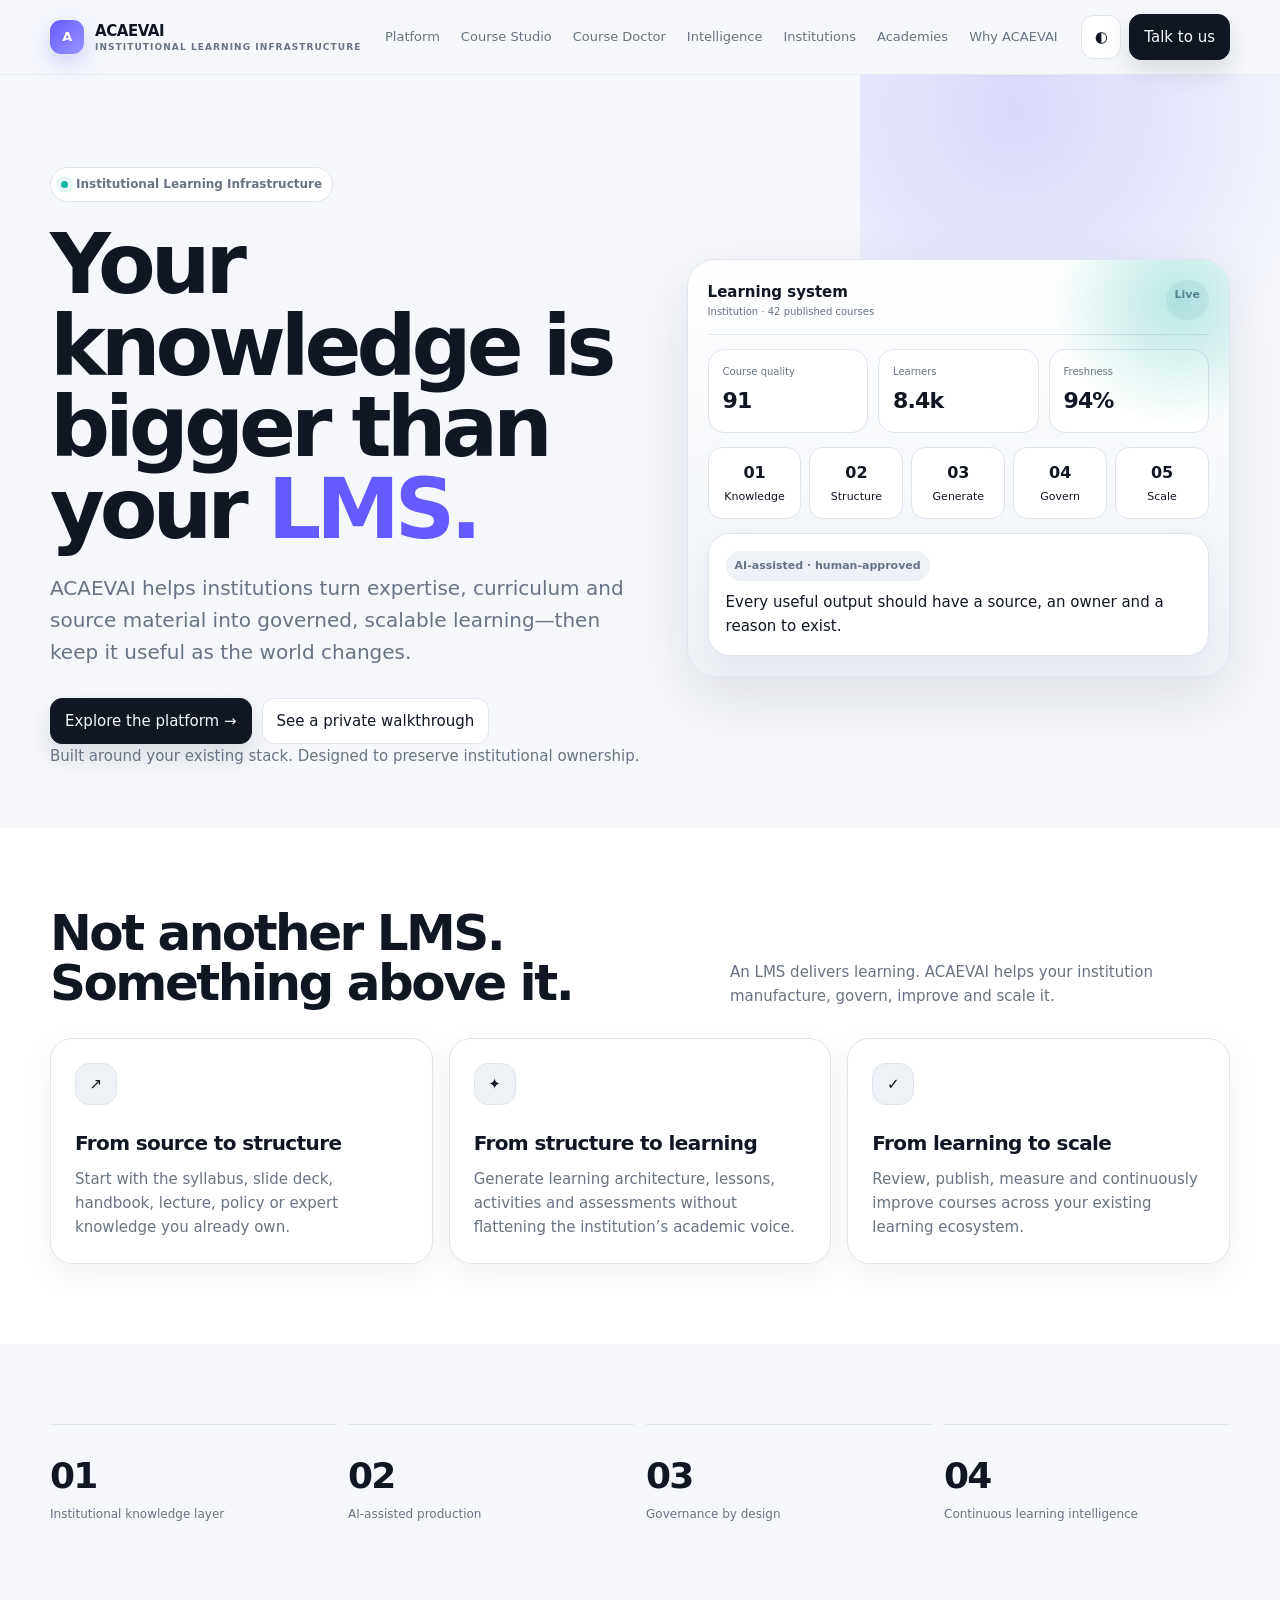
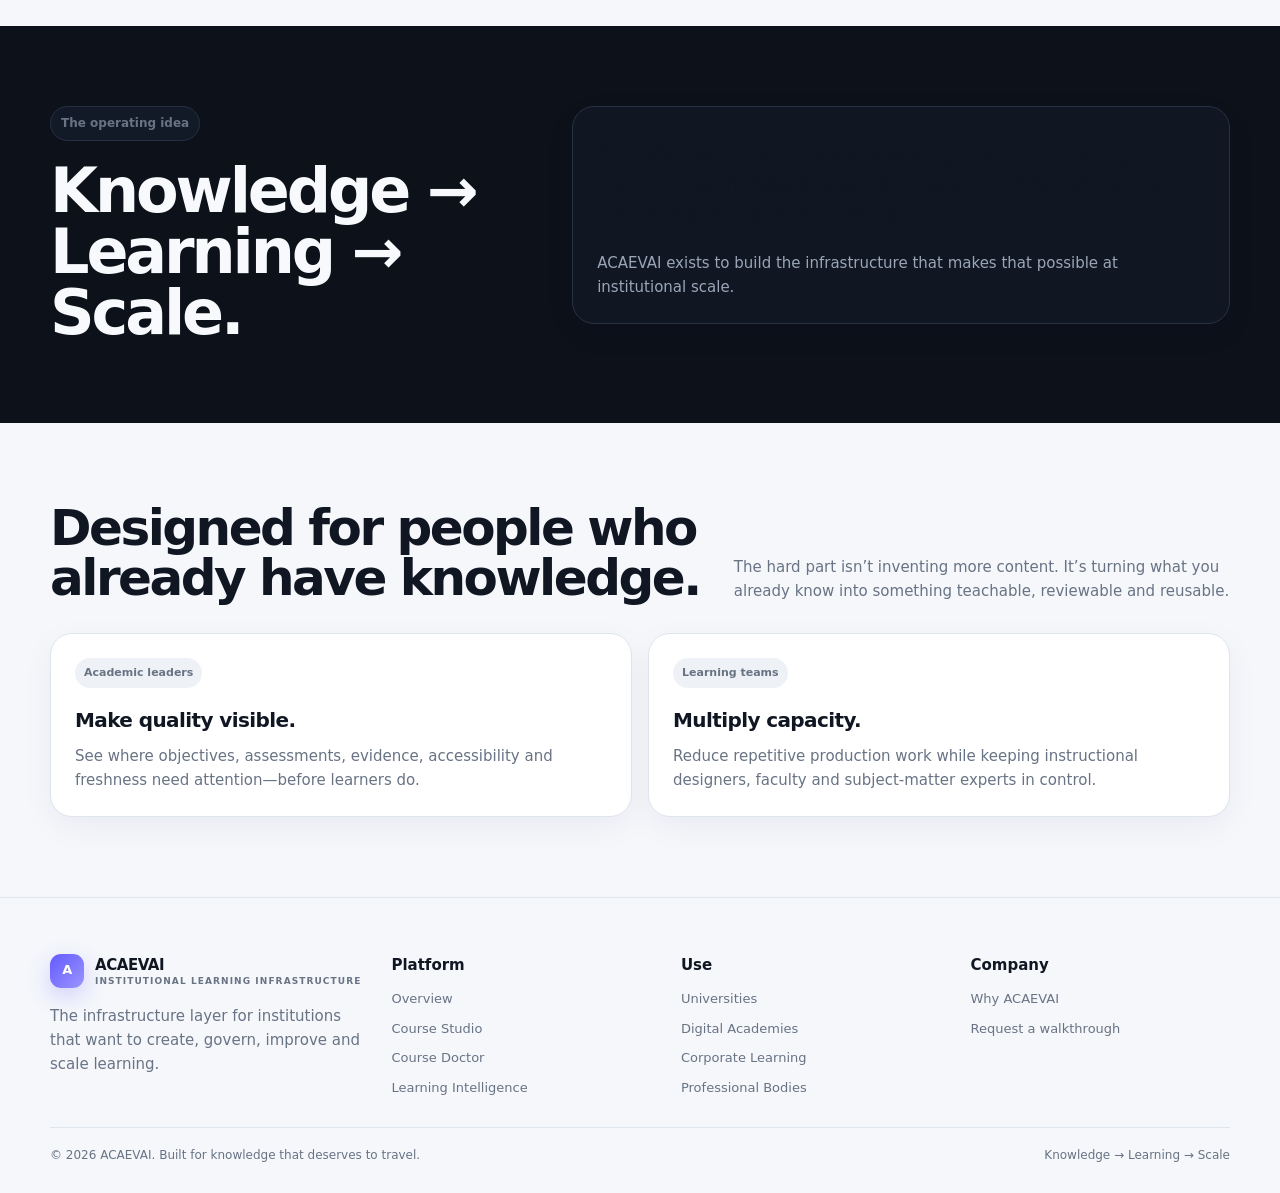
<file: index.html>
<!doctype html><html lang="en"><head><meta charset="utf-8"><meta name="viewport" content="width=device-width,initial-scale=1"><meta name="description" content="ACAEVAI — Institutional Learning Infrastructure. Turn institutional knowledge into scalable learning."><title>Home · ACAEVAI</title><link rel="stylesheet" href="assets/site.css"></head><body>
<header class="nav"><div class="wrap navin"><a class="brand" href="index.html"><span class="mark">A</span><span>ACAEVAI<small>Institutional Learning Infrastructure</small></span></a><nav class="links"><a class="" href="pages/platform.html">Platform</a><a class="" href="pages/course-studio.html">Course Studio</a><a class="" href="pages/course-doctor.html">Course Doctor</a><a class="" href="pages/intelligence.html">Intelligence</a><a class="" href="pages/institutions.html">Institutions</a><a class="" href="pages/academies.html">Academies</a><a class="" href="pages/about.html">Why ACAEVAI</a></nav><div class="navactions"><button class="iconbtn" data-theme aria-label="Toggle dark mode">◐</button><a class="primarybtn" href="pages/contact.html">Talk to us</a><button class="iconbtn mobilebtn" data-mobile aria-label="Open menu">☰</button></div></div></header><main><section class="hero"><div class="wrap hero-grid"><div><span class="eyebrow"><i class="pulse"></i> Institutional Learning Infrastructure</span><h1>Your knowledge is bigger than your <span>LMS.</span></h1><p class="lead">ACAEVAI helps institutions turn expertise, curriculum and source material into governed, scalable learning—then keep it useful as the world changes.</p><div class="cta"><a class="primarybtn" href="pages/platform.html">Explore the platform →</a><button class="outlinebtn" data-demo>See a private walkthrough</button></div><div class="hero-note muted">Built around your existing stack. Designed to preserve institutional ownership.</div></div><div class="visual reveal"><div class="glow"></div><div class="mini-top"><div><div class="mini-brand">Learning system</div><div class="mini-badge">Institution · 42 published courses</div></div><span class="tag">Live</span></div><div class="kpirow"><div class="kpi"><small>Course quality</small><b>91</b></div><div class="kpi"><small>Learners</small><b>8.4k</b></div><div class="kpi"><small>Freshness</small><b>94%</b></div></div><div class="flow"><div class="node"><strong>01</strong>Knowledge</div><div class="node"><strong>02</strong>Structure</div><div class="node"><strong>03</strong>Generate</div><div class="node"><strong>04</strong>Govern</div><div class="node"><strong>05</strong>Scale</div></div><div class="card" style="margin-top:14px;padding:17px"><span class="tag">AI-assisted · human-approved</span><p style="margin-top:9px;color:var(--text)">Every useful output should have a source, an owner and a reason to exist.</p></div></div></div></section>
<section class="section alt"><div class="wrap"><div class="section-head"><h2>Not another LMS.<br>Something above it.</h2><p>An LMS delivers learning. ACAEVAI helps your institution manufacture, govern, improve and scale it.</p></div><div class="grid g3"><article class="card feature reveal"><div class="iconbox">↗</div><h3>From source to structure</h3><p>Start with the syllabus, slide deck, handbook, lecture, policy or expert knowledge you already own.</p></article><article class="card feature reveal"><div class="iconbox">✦</div><h3>From structure to learning</h3><p>Generate learning architecture, lessons, activities and assessments without flattening the institution’s academic voice.</p></article><article class="card feature reveal"><div class="iconbox">✓</div><h3>From learning to scale</h3><p>Review, publish, measure and continuously improve courses across your existing learning ecosystem.</p></article></div></div></section>
<section class="section"><div class="wrap"><div class="numbers"><div class="number reveal"><b>01</b><span>Institutional knowledge layer</span></div><div class="number reveal"><b>02</b><span>AI-assisted production</span></div><div class="number reveal"><b>03</b><span>Governance by design</span></div><div class="number reveal"><b>04</b><span>Continuous learning intelligence</span></div></div></div></section>
<section class="section darkband"><div class="wrap split"><div><span class="eyebrow">The operating idea</span><h2 style="font-size:clamp(38px,5vw,62px);line-height:.98;letter-spacing:-.05em;margin-top:20px">Knowledge →<br>Learning →<br>Scale.</h2></div><div class="card reveal"><p class="quote">“Every institution has knowledge worth sharing. Every expert has knowledge worth preserving. Every learner deserves access to it.”</p><p class="muted" style="margin-top:22px">ACAEVAI exists to build the infrastructure that makes that possible at institutional scale.</p></div></div></section>
<section class="section"><div class="wrap"><div class="section-head"><h2>Designed for people who already have knowledge.</h2><p>The hard part isn’t inventing more content. It’s turning what you already know into something teachable, reviewable and reusable.</p></div><div class="grid g2"><div class="card"><span class="tag">Academic leaders</span><h3 style="margin-top:16px">Make quality visible.</h3><p>See where objectives, assessments, evidence, accessibility and freshness need attention—before learners do.</p></div><div class="card"><span class="tag">Learning teams</span><h3 style="margin-top:16px">Multiply capacity.</h3><p>Reduce repetitive production work while keeping instructional designers, faculty and subject-matter experts in control.</p></div></div></div></section></main>
<footer class="footer"><div class="wrap footergrid"><div><a class="brand" href="index.html"><span class="mark">A</span><span>ACAEVAI<small>Institutional Learning Infrastructure</small></span></a><p class="muted" style="margin-top:16px;max-width:310px">The infrastructure layer for institutions that want to create, govern, improve and scale learning.</p></div><div><b>Platform</b><div class="footlist" style="margin-top:12px"><a href="pages/platform.html">Overview</a><a href="pages/course-studio.html">Course Studio</a><a href="pages/course-doctor.html">Course Doctor</a><a href="pages/intelligence.html">Learning Intelligence</a></div></div><div><b>Use</b><div class="footlist" style="margin-top:12px"><a href="pages/institutions.html#universities">Universities</a><a href="pages/academies.html">Digital Academies</a><a href="pages/institutions.html#corporate">Corporate Learning</a><a href="pages/institutions.html#professional">Professional Bodies</a></div></div><div><b>Company</b><div class="footlist" style="margin-top:12px"><a href="pages/about.html">Why ACAEVAI</a><a href="pages/contact.html">Request a walkthrough</a></div></div></div><div class="wrap footnote"><span>© 2026 ACAEVAI. Built for knowledge that deserves to travel.</span><span>Knowledge → Learning → Scale</span></div></footer>
<div class="modal" id="demoModal"><div class="modalbox"><div class="modalhead"><div><span class="tag">Private walkthrough</span><h3 style="margin-top:12px;font-size:28px">See ACAEVAI in the context of your institution.</h3><p class="muted" style="margin-top:8px">Bring one real course, one real workflow, or one stubborn content problem. We’ll map the system around it.</p></div><button class="close" data-close>×</button></div><form id="demoForm" class="form" style="margin-top:22px"><div class="g2 grid"><div class="field"><label>Name</label><input required placeholder="Your name"></div><div class="field"><label>Work email</label><input required type="email" placeholder="you@institution.org"></div></div><div class="g2 grid"><div class="field"><label>Institution / company</label><input placeholder="Organisation name"></div><div class="field"><label>What are you trying to improve?</label><select><option>Course creation</option><option>Course quality</option><option>Digital academy</option><option>Learner intelligence</option><option>Something else</option></select></div></div><div class="field"><label>Context</label><textarea placeholder="A sentence or two is enough."></textarea></div><button class="primarybtn" type="submit">Request walkthrough →</button></form></div></div>
<script src="assets/site.js"></script></body></html>
</file>
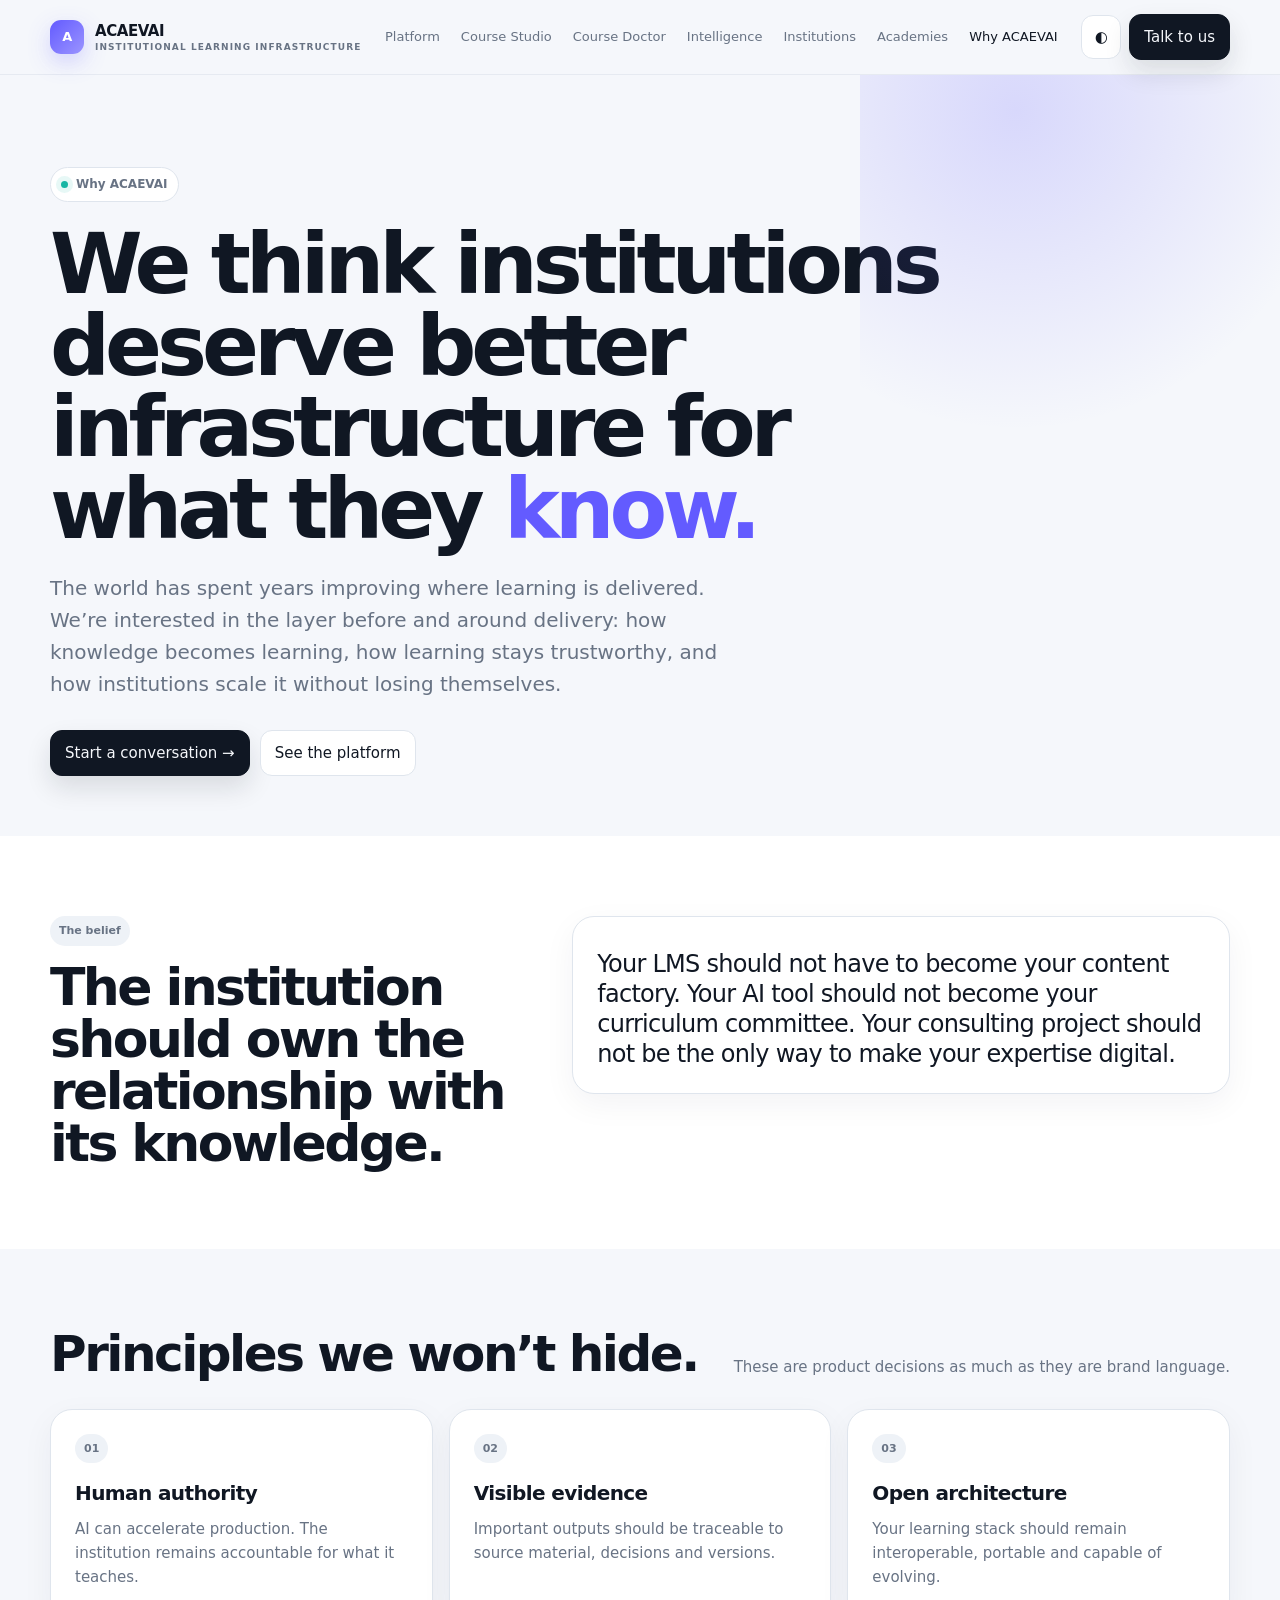
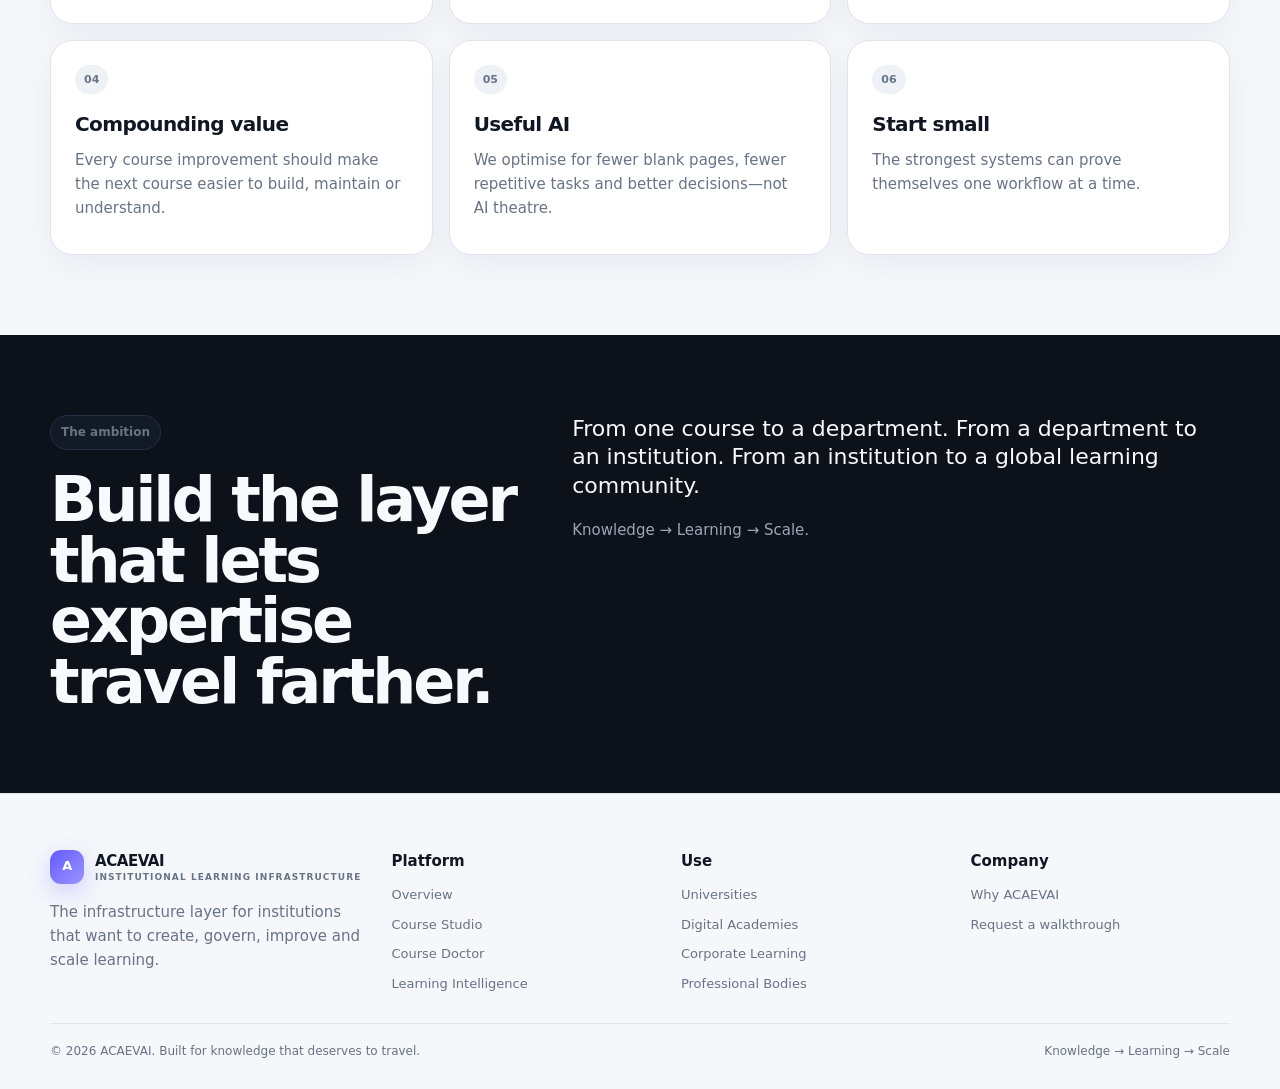
<file: pages/about.html>
<!doctype html><html lang="en"><head><meta charset="utf-8"><meta name="viewport" content="width=device-width,initial-scale=1"><meta name="description" content="ACAEVAI — Institutional Learning Infrastructure. Turn institutional knowledge into scalable learning."><title>Why ACAEVAI · ACAEVAI</title><link rel="stylesheet" href="../assets/site.css"></head><body>
<header class="nav"><div class="wrap navin"><a class="brand" href="../index.html"><span class="mark">A</span><span>ACAEVAI<small>Institutional Learning Infrastructure</small></span></a><nav class="links"><a class="" href="platform.html">Platform</a><a class="" href="course-studio.html">Course Studio</a><a class="" href="course-doctor.html">Course Doctor</a><a class="" href="intelligence.html">Intelligence</a><a class="" href="institutions.html">Institutions</a><a class="" href="academies.html">Academies</a><a class="active" href="about.html">Why ACAEVAI</a></nav><div class="navactions"><button class="iconbtn" data-theme aria-label="Toggle dark mode">◐</button><a class="primarybtn" href="contact.html">Talk to us</a><button class="iconbtn mobilebtn" data-mobile aria-label="Open menu">☰</button></div></div></header><main><section class="hero"><div class="wrap"><span class="eyebrow"><i class="pulse"></i> Why ACAEVAI</span><h1>We think institutions deserve better infrastructure for what they <span>know.</span></h1><p class="lead">The world has spent years improving where learning is delivered. We’re interested in the layer before and around delivery: how knowledge becomes learning, how learning stays trustworthy, and how institutions scale it without losing themselves.</p><div class="cta"><button class="primarybtn" data-demo>Start a conversation →</button><a class="outlinebtn" href="platform.html">See the platform</a></div></div></section><section class="section alt"><div class="wrap split"><div><span class="tag">The belief</span><h2 style="font-size:52px;line-height:1;letter-spacing:-.05em;margin-top:15px">The institution should own the relationship with its knowledge.</h2></div><div class="card"><p class="quote">Your LMS should not have to become your content factory. Your AI tool should not become your curriculum committee. Your consulting project should not be the only way to make your expertise digital.</p></div></div></section><section class="section"><div class="wrap"><div class="section-head"><h2>Principles we won’t hide.</h2><p>These are product decisions as much as they are brand language.</p></div><div class="grid g3"><div class="card feature"><span class="tag">01</span><h3 style="margin-top:14px">Human authority</h3><p>AI can accelerate production. The institution remains accountable for what it teaches.</p></div><div class="card feature"><span class="tag">02</span><h3 style="margin-top:14px">Visible evidence</h3><p>Important outputs should be traceable to source material, decisions and versions.</p></div><div class="card feature"><span class="tag">03</span><h3 style="margin-top:14px">Open architecture</h3><p>Your learning stack should remain interoperable, portable and capable of evolving.</p></div><div class="card feature"><span class="tag">04</span><h3 style="margin-top:14px">Compounding value</h3><p>Every course improvement should make the next course easier to build, maintain or understand.</p></div><div class="card feature"><span class="tag">05</span><h3 style="margin-top:14px">Useful AI</h3><p>We optimise for fewer blank pages, fewer repetitive tasks and better decisions—not AI theatre.</p></div><div class="card feature"><span class="tag">06</span><h3 style="margin-top:14px">Start small</h3><p>The strongest systems can prove themselves one workflow at a time.</p></div></div></div></section><section class="section darkband"><div class="wrap split"><div><span class="eyebrow">The ambition</span><h2 style="font-size:clamp(38px,5vw,62px);line-height:.98;letter-spacing:-.05em;margin-top:20px">Build the layer that lets expertise travel farther.</h2></div><div><p style="font-size:22px;line-height:1.3">From one course to a department. From a department to an institution. From an institution to a global learning community.</p><p class="muted" style="margin-top:18px">Knowledge → Learning → Scale.</p></div></div></section></main>
<footer class="footer"><div class="wrap footergrid"><div><a class="brand" href="../index.html"><span class="mark">A</span><span>ACAEVAI<small>Institutional Learning Infrastructure</small></span></a><p class="muted" style="margin-top:16px;max-width:310px">The infrastructure layer for institutions that want to create, govern, improve and scale learning.</p></div><div><b>Platform</b><div class="footlist" style="margin-top:12px"><a href="platform.html">Overview</a><a href="course-studio.html">Course Studio</a><a href="course-doctor.html">Course Doctor</a><a href="intelligence.html">Learning Intelligence</a></div></div><div><b>Use</b><div class="footlist" style="margin-top:12px"><a href="institutions.html#universities">Universities</a><a href="academies.html">Digital Academies</a><a href="institutions.html#corporate">Corporate Learning</a><a href="institutions.html#professional">Professional Bodies</a></div></div><div><b>Company</b><div class="footlist" style="margin-top:12px"><a href="about.html">Why ACAEVAI</a><a href="contact.html">Request a walkthrough</a></div></div></div><div class="wrap footnote"><span>© 2026 ACAEVAI. Built for knowledge that deserves to travel.</span><span>Knowledge → Learning → Scale</span></div></footer>
<div class="modal" id="demoModal"><div class="modalbox"><div class="modalhead"><div><span class="tag">Private walkthrough</span><h3 style="margin-top:12px;font-size:28px">See ACAEVAI in the context of your institution.</h3><p class="muted" style="margin-top:8px">Bring one real course, one real workflow, or one stubborn content problem. We’ll map the system around it.</p></div><button class="close" data-close>×</button></div><form id="demoForm" class="form" style="margin-top:22px"><div class="g2 grid"><div class="field"><label>Name</label><input required placeholder="Your name"></div><div class="field"><label>Work email</label><input required type="email" placeholder="you@institution.org"></div></div><div class="g2 grid"><div class="field"><label>Institution / company</label><input placeholder="Organisation name"></div><div class="field"><label>What are you trying to improve?</label><select><option>Course creation</option><option>Course quality</option><option>Digital academy</option><option>Learner intelligence</option><option>Something else</option></select></div></div><div class="field"><label>Context</label><textarea placeholder="A sentence or two is enough."></textarea></div><button class="primarybtn" type="submit">Request walkthrough →</button></form></div></div>
<script src="../assets/site.js"></script></body></html>
</file>
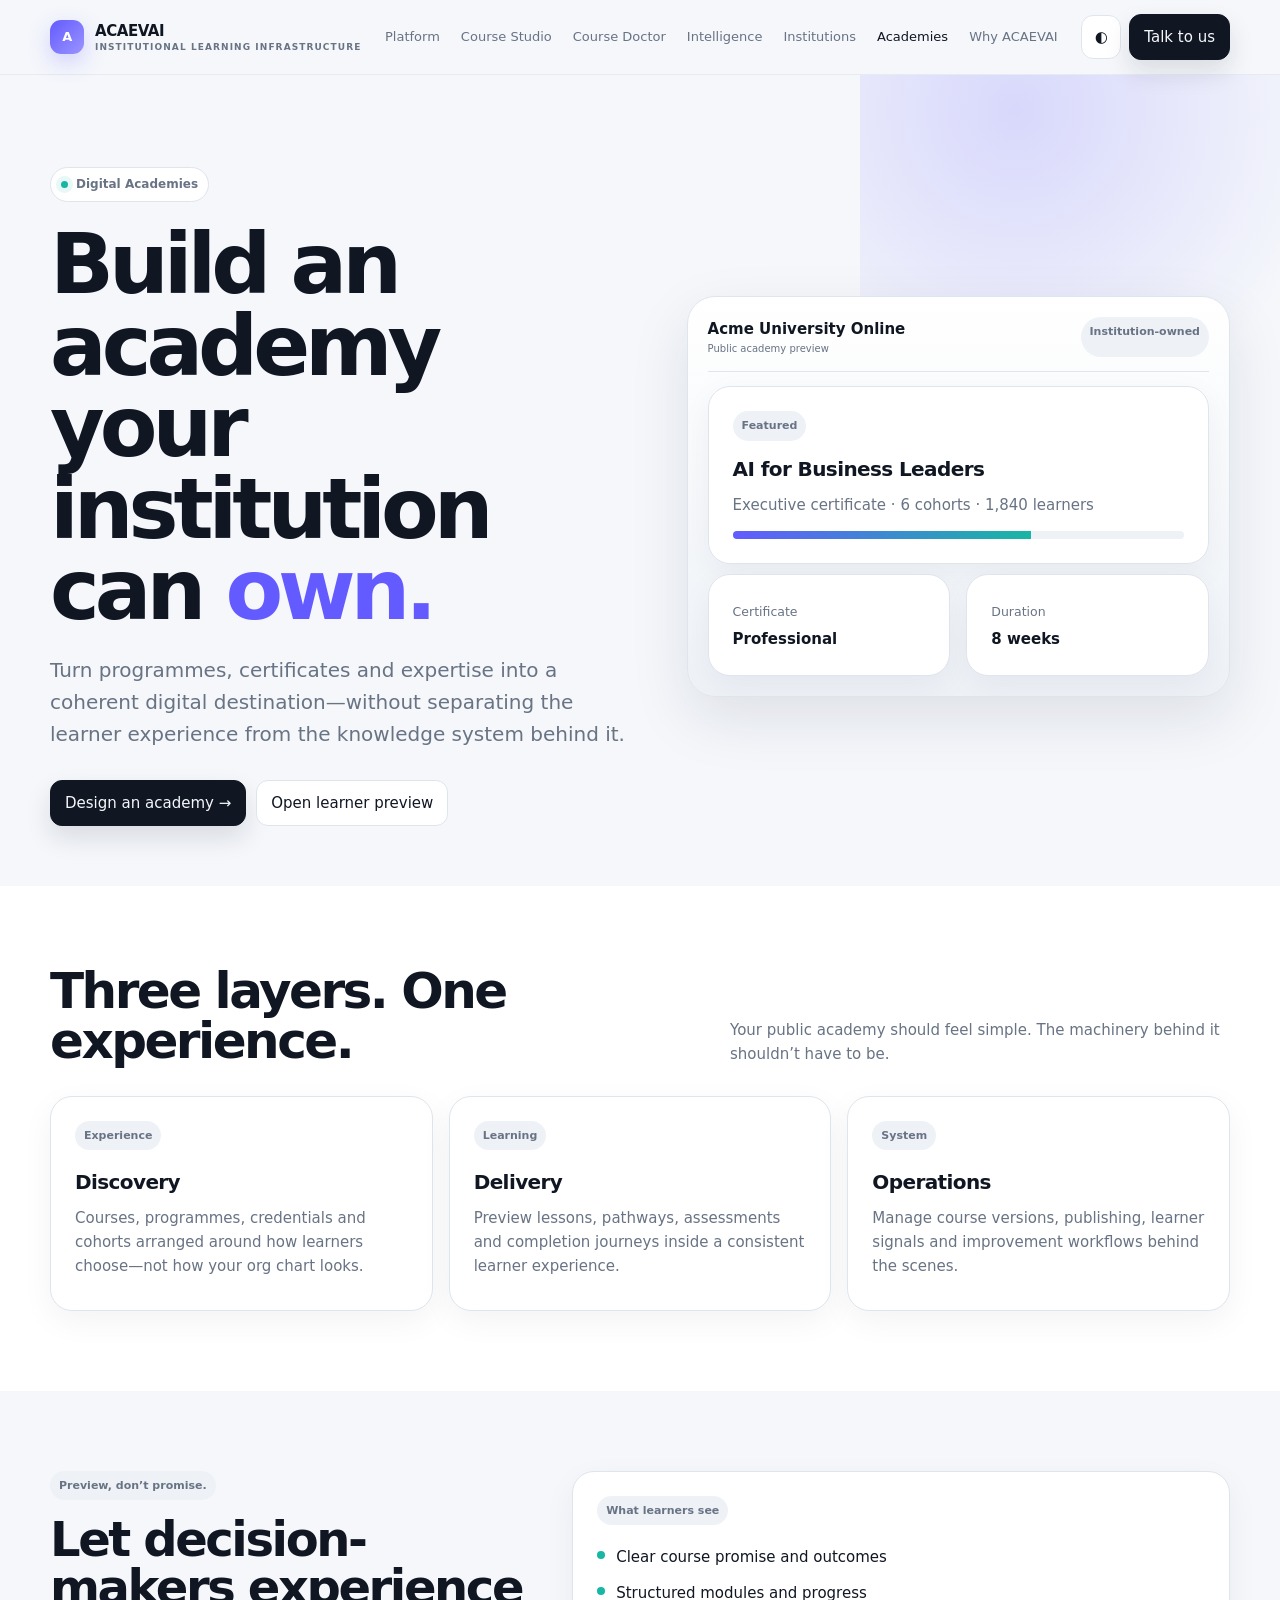
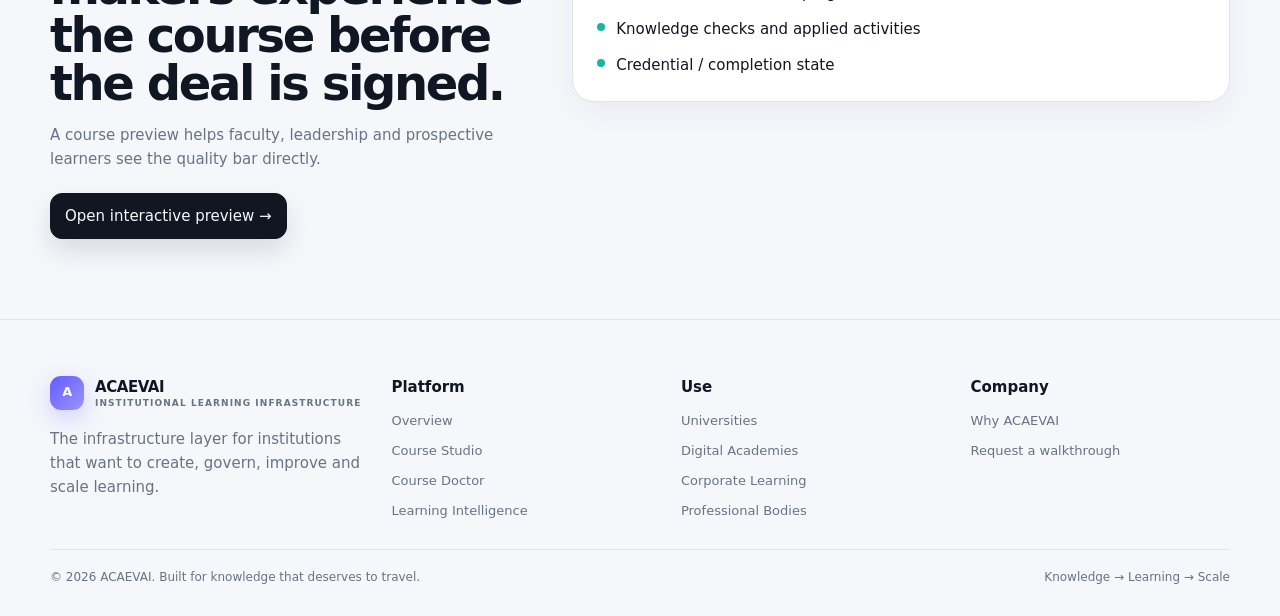
<file: pages/academies.html>
<!doctype html><html lang="en"><head><meta charset="utf-8"><meta name="viewport" content="width=device-width,initial-scale=1"><meta name="description" content="ACAEVAI — Institutional Learning Infrastructure. Turn institutional knowledge into scalable learning."><title>Digital Academies · ACAEVAI</title><link rel="stylesheet" href="../assets/site.css"></head><body>
<header class="nav"><div class="wrap navin"><a class="brand" href="../index.html"><span class="mark">A</span><span>ACAEVAI<small>Institutional Learning Infrastructure</small></span></a><nav class="links"><a class="" href="platform.html">Platform</a><a class="" href="course-studio.html">Course Studio</a><a class="" href="course-doctor.html">Course Doctor</a><a class="" href="intelligence.html">Intelligence</a><a class="" href="institutions.html">Institutions</a><a class="active" href="academies.html">Academies</a><a class="" href="about.html">Why ACAEVAI</a></nav><div class="navactions"><button class="iconbtn" data-theme aria-label="Toggle dark mode">◐</button><a class="primarybtn" href="contact.html">Talk to us</a><button class="iconbtn mobilebtn" data-mobile aria-label="Open menu">☰</button></div></div></header><main><section class="hero"><div class="wrap hero-grid"><div><span class="eyebrow"><i class="pulse"></i> Digital Academies</span><h1>Build an academy your institution can <span>own.</span></h1><p class="lead">Turn programmes, certificates and expertise into a coherent digital destination—without separating the learner experience from the knowledge system behind it.</p><div class="cta"><button class="primarybtn" data-demo>Design an academy →</button><a class="outlinebtn" href="academy-preview.html">Open learner preview</a></div></div><div class="visual reveal"><div class="mini-top"><div><div class="mini-brand">Acme University Online</div><div class="mini-badge">Public academy preview</div></div><span class="tag">Institution-owned</span></div><div class="card" style="margin-top:14px"><span class="tag">Featured</span><h3 style="margin-top:12px">AI for Business Leaders</h3><p>Executive certificate · 6 cohorts · 1,840 learners</p><div class="progressline" style="margin-top:14px"><i style="width:66%"></i></div></div><div class="grid g2" style="margin-top:10px"><div class="card"><small class="muted">Certificate</small><b style="display:block;margin-top:4px">Professional</b></div><div class="card"><small class="muted">Duration</small><b style="display:block;margin-top:4px">8 weeks</b></div></div></div></div></section><section class="section alt"><div class="wrap"><div class="section-head"><h2>Three layers. One experience.</h2><p>Your public academy should feel simple. The machinery behind it shouldn’t have to be.</p></div><div class="grid g3"><div class="card feature"><span class="tag">Experience</span><h3 style="margin-top:16px">Discovery</h3><p>Courses, programmes, credentials and cohorts arranged around how learners choose—not how your org chart looks.</p></div><div class="card feature"><span class="tag">Learning</span><h3 style="margin-top:16px">Delivery</h3><p>Preview lessons, pathways, assessments and completion journeys inside a consistent learner experience.</p></div><div class="card feature"><span class="tag">System</span><h3 style="margin-top:16px">Operations</h3><p>Manage course versions, publishing, learner signals and improvement workflows behind the scenes.</p></div></div></div></section><section class="section"><div class="wrap split"><div><span class="tag">Preview, don’t promise.</span><h2 style="font-size:48px;line-height:1;letter-spacing:-.05em;margin-top:15px">Let decision-makers experience the course before the deal is signed.</h2><p class="muted" style="margin-top:16px">A course preview helps faculty, leadership and prospective learners see the quality bar directly.</p><a class="primarybtn" style="display:inline-block;margin-top:22px" href="academy-preview.html">Open interactive preview →</a></div><div class="card"><span class="tag">What learners see</span><div class="checklist" style="margin-top:20px"><div class="check"><i></i><span>Clear course promise and outcomes</span></div><div class="check"><i></i><span>Structured modules and progress</span></div><div class="check"><i></i><span>Knowledge checks and applied activities</span></div><div class="check"><i></i><span>Credential / completion state</span></div></div></div></div></section></main>
<footer class="footer"><div class="wrap footergrid"><div><a class="brand" href="../index.html"><span class="mark">A</span><span>ACAEVAI<small>Institutional Learning Infrastructure</small></span></a><p class="muted" style="margin-top:16px;max-width:310px">The infrastructure layer for institutions that want to create, govern, improve and scale learning.</p></div><div><b>Platform</b><div class="footlist" style="margin-top:12px"><a href="platform.html">Overview</a><a href="course-studio.html">Course Studio</a><a href="course-doctor.html">Course Doctor</a><a href="intelligence.html">Learning Intelligence</a></div></div><div><b>Use</b><div class="footlist" style="margin-top:12px"><a href="institutions.html#universities">Universities</a><a href="academies.html">Digital Academies</a><a href="institutions.html#corporate">Corporate Learning</a><a href="institutions.html#professional">Professional Bodies</a></div></div><div><b>Company</b><div class="footlist" style="margin-top:12px"><a href="about.html">Why ACAEVAI</a><a href="contact.html">Request a walkthrough</a></div></div></div><div class="wrap footnote"><span>© 2026 ACAEVAI. Built for knowledge that deserves to travel.</span><span>Knowledge → Learning → Scale</span></div></footer>
<div class="modal" id="demoModal"><div class="modalbox"><div class="modalhead"><div><span class="tag">Private walkthrough</span><h3 style="margin-top:12px;font-size:28px">See ACAEVAI in the context of your institution.</h3><p class="muted" style="margin-top:8px">Bring one real course, one real workflow, or one stubborn content problem. We’ll map the system around it.</p></div><button class="close" data-close>×</button></div><form id="demoForm" class="form" style="margin-top:22px"><div class="g2 grid"><div class="field"><label>Name</label><input required placeholder="Your name"></div><div class="field"><label>Work email</label><input required type="email" placeholder="you@institution.org"></div></div><div class="g2 grid"><div class="field"><label>Institution / company</label><input placeholder="Organisation name"></div><div class="field"><label>What are you trying to improve?</label><select><option>Course creation</option><option>Course quality</option><option>Digital academy</option><option>Learner intelligence</option><option>Something else</option></select></div></div><div class="field"><label>Context</label><textarea placeholder="A sentence or two is enough."></textarea></div><button class="primarybtn" type="submit">Request walkthrough →</button></form></div></div>
<script src="../assets/site.js"></script></body></html>
</file>
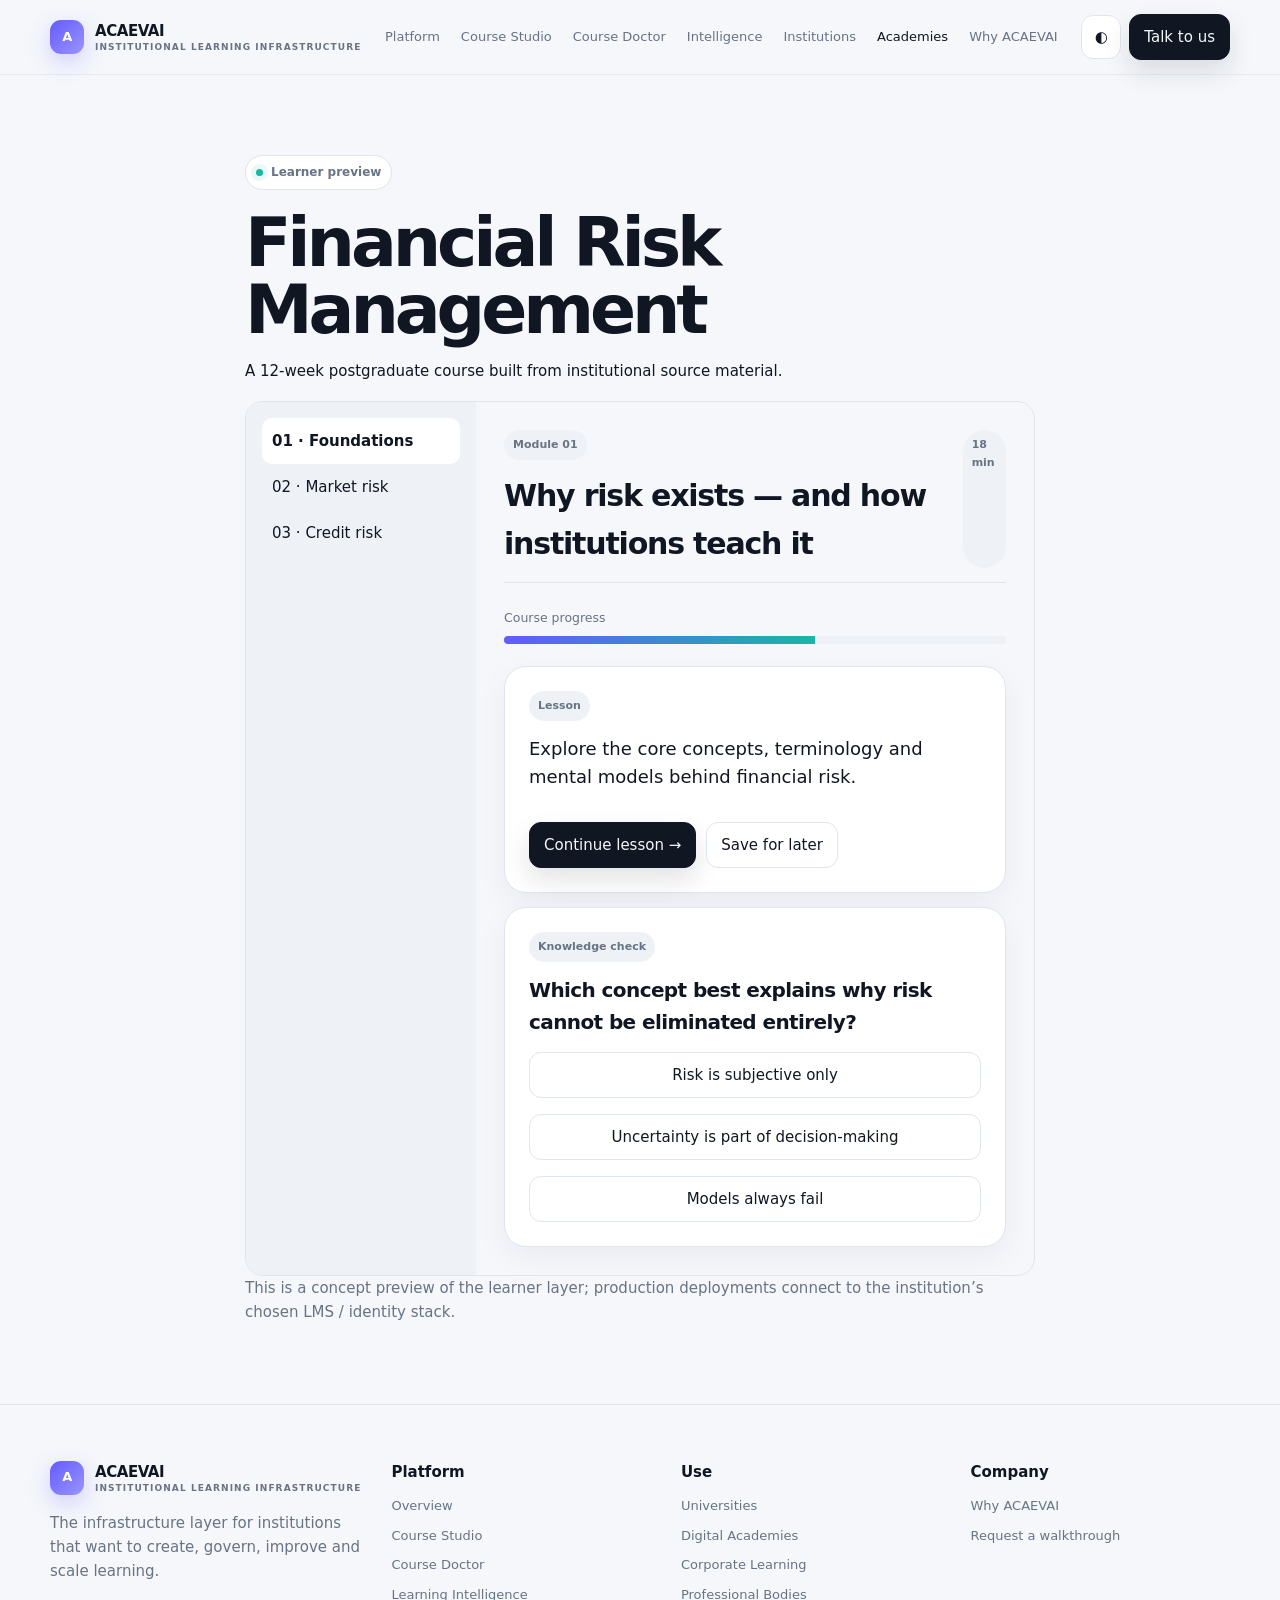
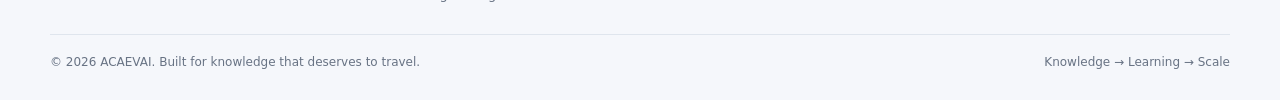
<file: pages/academy-preview.html>
<!doctype html><html lang="en"><head><meta charset="utf-8"><meta name="viewport" content="width=device-width,initial-scale=1"><meta name="description" content="ACAEVAI — Institutional Learning Infrastructure. Turn institutional knowledge into scalable learning."><title>Learner Preview · ACAEVAI</title><link rel="stylesheet" href="../assets/site.css"></head><body>
<header class="nav"><div class="wrap navin"><a class="brand" href="../index.html"><span class="mark">A</span><span>ACAEVAI<small>Institutional Learning Infrastructure</small></span></a><nav class="links"><a class="" href="platform.html">Platform</a><a class="" href="course-studio.html">Course Studio</a><a class="" href="course-doctor.html">Course Doctor</a><a class="" href="intelligence.html">Intelligence</a><a class="" href="institutions.html">Institutions</a><a class="active" href="academies.html">Academies</a><a class="" href="about.html">Why ACAEVAI</a></nav><div class="navactions"><button class="iconbtn" data-theme aria-label="Toggle dark mode">◐</button><a class="primarybtn" href="contact.html">Talk to us</a><button class="iconbtn mobilebtn" data-mobile aria-label="Open menu">☰</button></div></div></header><main><section class="section"><div class="wrap demo"><span class="eyebrow"><i class="pulse"></i> Learner preview</span><h1 style="font-size:clamp(42px,6vw,68px);line-height:.98;letter-spacing:-.06em;margin-top:20px">Financial Risk Management</h1><p class="lead" style="margin-top:16px">A 12-week postgraduate course built from institutional source material.</p><div data-preview class="preview-shell"><aside class="preview-nav"><button class="active" data-lesson>01 · Foundations</button><button data-lesson>02 · Market risk</button><button data-lesson>03 · Credit risk</button></aside><section class="preview-body"><div class="mini-top"><div><span class="tag">Module 01</span><h2 data-title style="margin-top:12px;font-size:30px;letter-spacing:-.04em">Why risk exists — and how institutions teach it</h2></div><span class="tag">18 min</span></div><div style="margin-top:22px"><small class="muted">Course progress</small><div class="progressline" style="margin-top:7px"><i style="width:62%"></i></div></div><div class="card" style="margin-top:22px"><span class="tag">Lesson</span><p data-body style="color:var(--text);font-size:18px;margin-top:14px">Explore the core concepts, terminology and mental models behind financial risk.</p><div class="cta"><button class="primarybtn">Continue lesson →</button><button class="outlinebtn">Save for later</button></div></div><div class="card" style="margin-top:14px"><span class="tag">Knowledge check</span><h3 style="margin-top:12px">Which concept best explains why risk cannot be eliminated entirely?</h3><div class="grid" style="margin-top:14px"><button class="outlinebtn" onclick="this.textContent='✓ Good thinking — risk is managed, not erased.'">Risk is subjective only</button><button class="outlinebtn">Uncertainty is part of decision-making</button><button class="outlinebtn">Models always fail</button></div></div></section></div><p class="hero-note muted">This is a concept preview of the learner layer; production deployments connect to the institution’s chosen LMS / identity stack.</p></div></section></main>
<footer class="footer"><div class="wrap footergrid"><div><a class="brand" href="../index.html"><span class="mark">A</span><span>ACAEVAI<small>Institutional Learning Infrastructure</small></span></a><p class="muted" style="margin-top:16px;max-width:310px">The infrastructure layer for institutions that want to create, govern, improve and scale learning.</p></div><div><b>Platform</b><div class="footlist" style="margin-top:12px"><a href="platform.html">Overview</a><a href="course-studio.html">Course Studio</a><a href="course-doctor.html">Course Doctor</a><a href="intelligence.html">Learning Intelligence</a></div></div><div><b>Use</b><div class="footlist" style="margin-top:12px"><a href="institutions.html#universities">Universities</a><a href="academies.html">Digital Academies</a><a href="institutions.html#corporate">Corporate Learning</a><a href="institutions.html#professional">Professional Bodies</a></div></div><div><b>Company</b><div class="footlist" style="margin-top:12px"><a href="about.html">Why ACAEVAI</a><a href="contact.html">Request a walkthrough</a></div></div></div><div class="wrap footnote"><span>© 2026 ACAEVAI. Built for knowledge that deserves to travel.</span><span>Knowledge → Learning → Scale</span></div></footer>
<div class="modal" id="demoModal"><div class="modalbox"><div class="modalhead"><div><span class="tag">Private walkthrough</span><h3 style="margin-top:12px;font-size:28px">See ACAEVAI in the context of your institution.</h3><p class="muted" style="margin-top:8px">Bring one real course, one real workflow, or one stubborn content problem. We’ll map the system around it.</p></div><button class="close" data-close>×</button></div><form id="demoForm" class="form" style="margin-top:22px"><div class="g2 grid"><div class="field"><label>Name</label><input required placeholder="Your name"></div><div class="field"><label>Work email</label><input required type="email" placeholder="you@institution.org"></div></div><div class="g2 grid"><div class="field"><label>Institution / company</label><input placeholder="Organisation name"></div><div class="field"><label>What are you trying to improve?</label><select><option>Course creation</option><option>Course quality</option><option>Digital academy</option><option>Learner intelligence</option><option>Something else</option></select></div></div><div class="field"><label>Context</label><textarea placeholder="A sentence or two is enough."></textarea></div><button class="primarybtn" type="submit">Request walkthrough →</button></form></div></div>
<script src="../assets/site.js"></script></body></html>
</file>
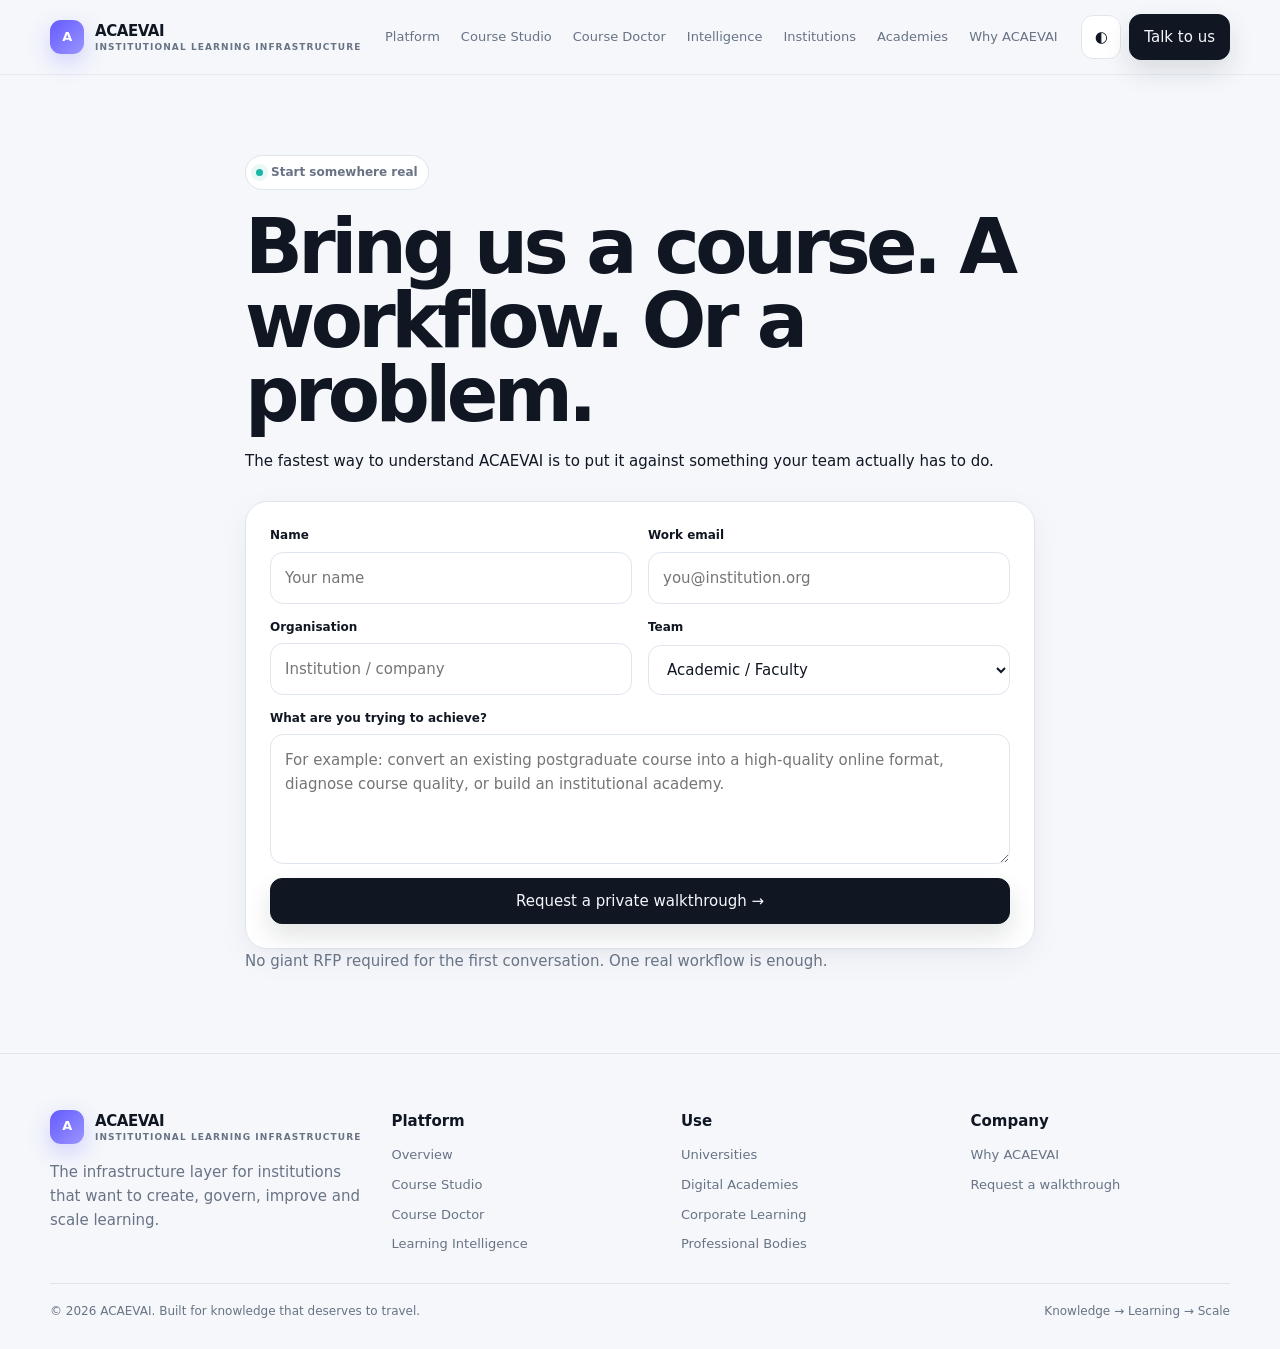
<file: pages/contact.html>
<!doctype html><html lang="en"><head><meta charset="utf-8"><meta name="viewport" content="width=device-width,initial-scale=1"><meta name="description" content="ACAEVAI — Institutional Learning Infrastructure. Turn institutional knowledge into scalable learning."><title>Talk to ACAEVAI · ACAEVAI</title><link rel="stylesheet" href="../assets/site.css"></head><body>
<header class="nav"><div class="wrap navin"><a class="brand" href="../index.html"><span class="mark">A</span><span>ACAEVAI<small>Institutional Learning Infrastructure</small></span></a><nav class="links"><a class="" href="platform.html">Platform</a><a class="" href="course-studio.html">Course Studio</a><a class="" href="course-doctor.html">Course Doctor</a><a class="" href="intelligence.html">Intelligence</a><a class="" href="institutions.html">Institutions</a><a class="" href="academies.html">Academies</a><a class="" href="about.html">Why ACAEVAI</a></nav><div class="navactions"><button class="iconbtn" data-theme aria-label="Toggle dark mode">◐</button><a class="primarybtn" href="contact.html">Talk to us</a><button class="iconbtn mobilebtn" data-mobile aria-label="Open menu">☰</button></div></div></header><main><section class="section"><div class="wrap demo"><span class="eyebrow"><i class="pulse"></i> Start somewhere real</span><h1 style="font-size:clamp(44px,7vw,76px);line-height:.97;letter-spacing:-.06em;margin-top:20px">Bring us a course. A workflow. Or a <span>problem.</span></h1><p class="lead" style="margin-top:18px">The fastest way to understand ACAEVAI is to put it against something your team actually has to do.</p><div class="card" style="margin-top:28px"><form id="demoForm" class="form"><div class="g2 grid"><div class="field"><label>Name</label><input required placeholder="Your name"></div><div class="field"><label>Work email</label><input required type="email" placeholder="you@institution.org"></div></div><div class="g2 grid"><div class="field"><label>Organisation</label><input placeholder="Institution / company"></div><div class="field"><label>Team</label><select><option>Academic / Faculty</option><option>Learning & Development</option><option>Digital / Transformation</option><option>Product / Technology</option><option>Leadership</option></select></div></div><div class="field"><label>What are you trying to achieve?</label><textarea placeholder="For example: convert an existing postgraduate course into a high-quality online format, diagnose course quality, or build an institutional academy."></textarea></div><button class="primarybtn" type="submit">Request a private walkthrough →</button></form></div><p class="hero-note muted">No giant RFP required for the first conversation. One real workflow is enough.</p></div></section></main>
<footer class="footer"><div class="wrap footergrid"><div><a class="brand" href="../index.html"><span class="mark">A</span><span>ACAEVAI<small>Institutional Learning Infrastructure</small></span></a><p class="muted" style="margin-top:16px;max-width:310px">The infrastructure layer for institutions that want to create, govern, improve and scale learning.</p></div><div><b>Platform</b><div class="footlist" style="margin-top:12px"><a href="platform.html">Overview</a><a href="course-studio.html">Course Studio</a><a href="course-doctor.html">Course Doctor</a><a href="intelligence.html">Learning Intelligence</a></div></div><div><b>Use</b><div class="footlist" style="margin-top:12px"><a href="institutions.html#universities">Universities</a><a href="academies.html">Digital Academies</a><a href="institutions.html#corporate">Corporate Learning</a><a href="institutions.html#professional">Professional Bodies</a></div></div><div><b>Company</b><div class="footlist" style="margin-top:12px"><a href="about.html">Why ACAEVAI</a><a href="contact.html">Request a walkthrough</a></div></div></div><div class="wrap footnote"><span>© 2026 ACAEVAI. Built for knowledge that deserves to travel.</span><span>Knowledge → Learning → Scale</span></div></footer>
<div class="modal" id="demoModal"><div class="modalbox"><div class="modalhead"><div><span class="tag">Private walkthrough</span><h3 style="margin-top:12px;font-size:28px">See ACAEVAI in the context of your institution.</h3><p class="muted" style="margin-top:8px">Bring one real course, one real workflow, or one stubborn content problem. We’ll map the system around it.</p></div><button class="close" data-close>×</button></div><form id="demoForm" class="form" style="margin-top:22px"><div class="g2 grid"><div class="field"><label>Name</label><input required placeholder="Your name"></div><div class="field"><label>Work email</label><input required type="email" placeholder="you@institution.org"></div></div><div class="g2 grid"><div class="field"><label>Institution / company</label><input placeholder="Organisation name"></div><div class="field"><label>What are you trying to improve?</label><select><option>Course creation</option><option>Course quality</option><option>Digital academy</option><option>Learner intelligence</option><option>Something else</option></select></div></div><div class="field"><label>Context</label><textarea placeholder="A sentence or two is enough."></textarea></div><button class="primarybtn" type="submit">Request walkthrough →</button></form></div></div>
<script src="../assets/site.js"></script></body></html>
</file>
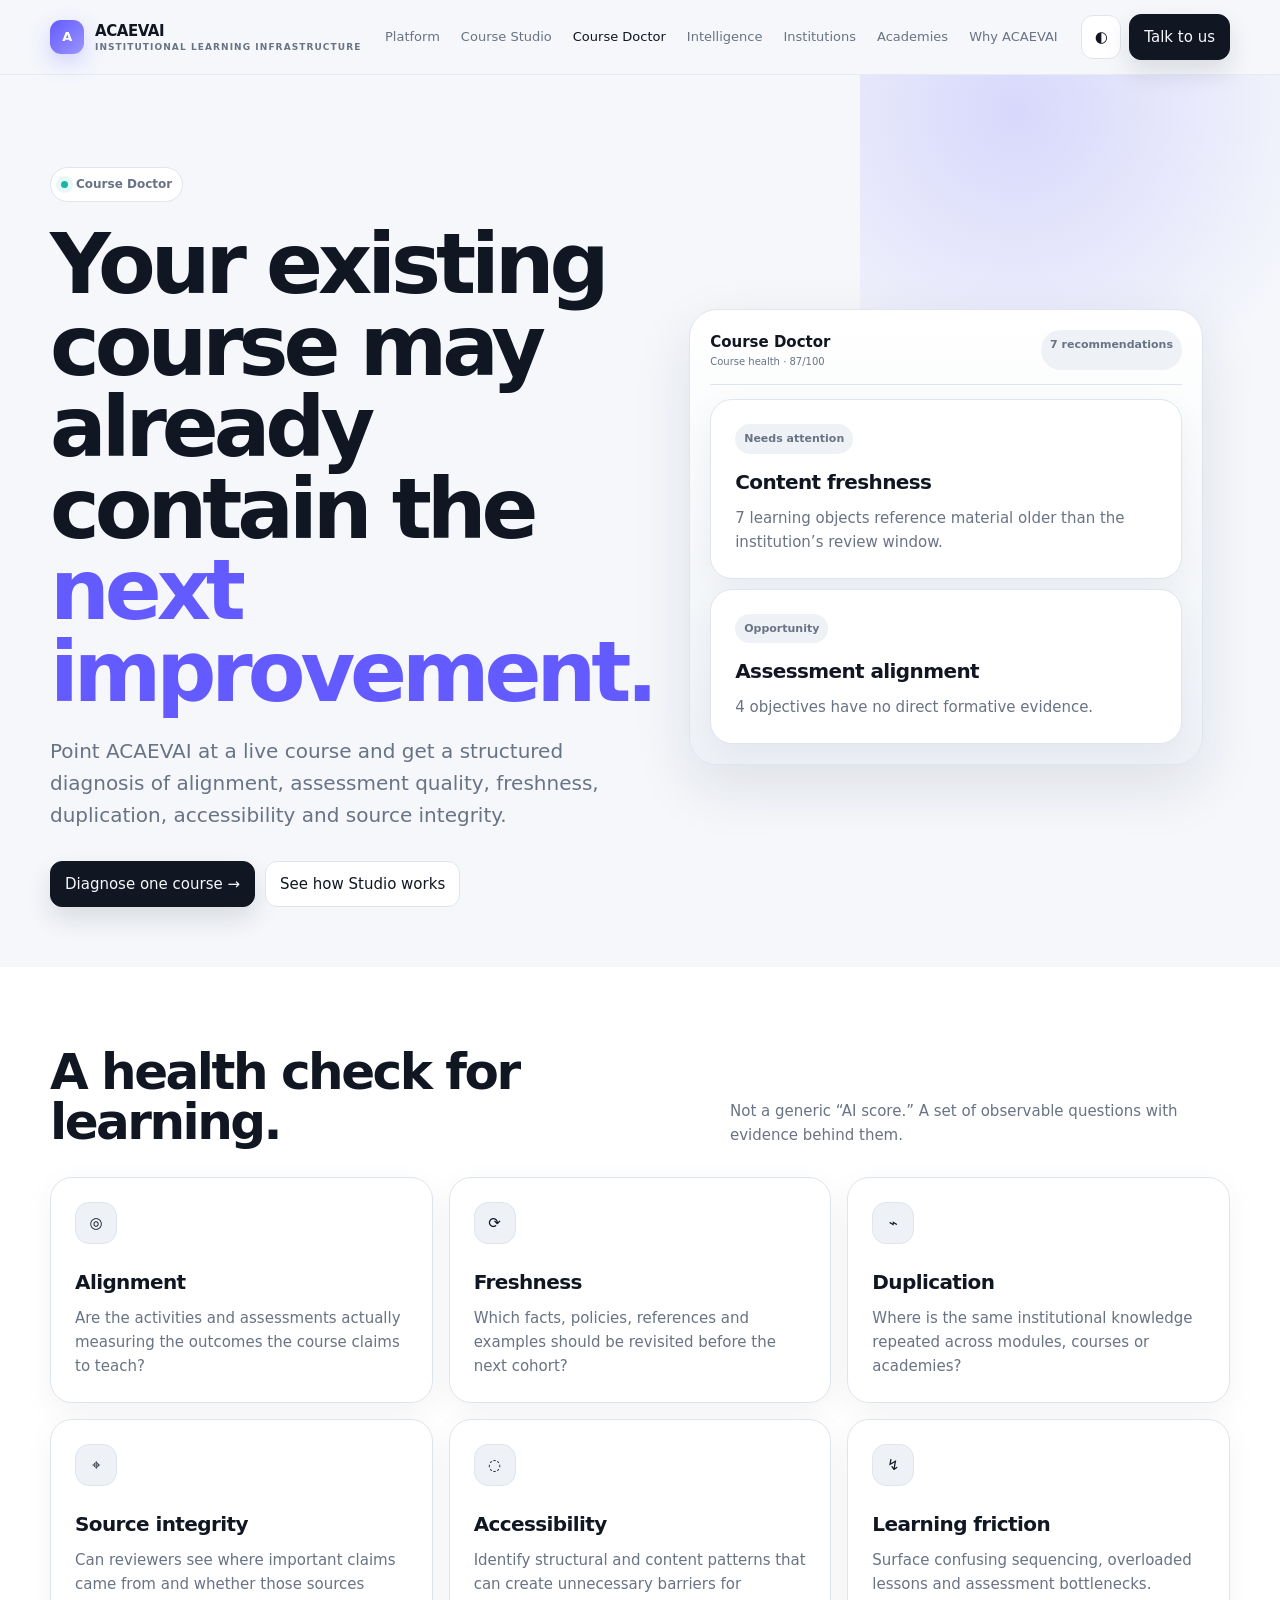
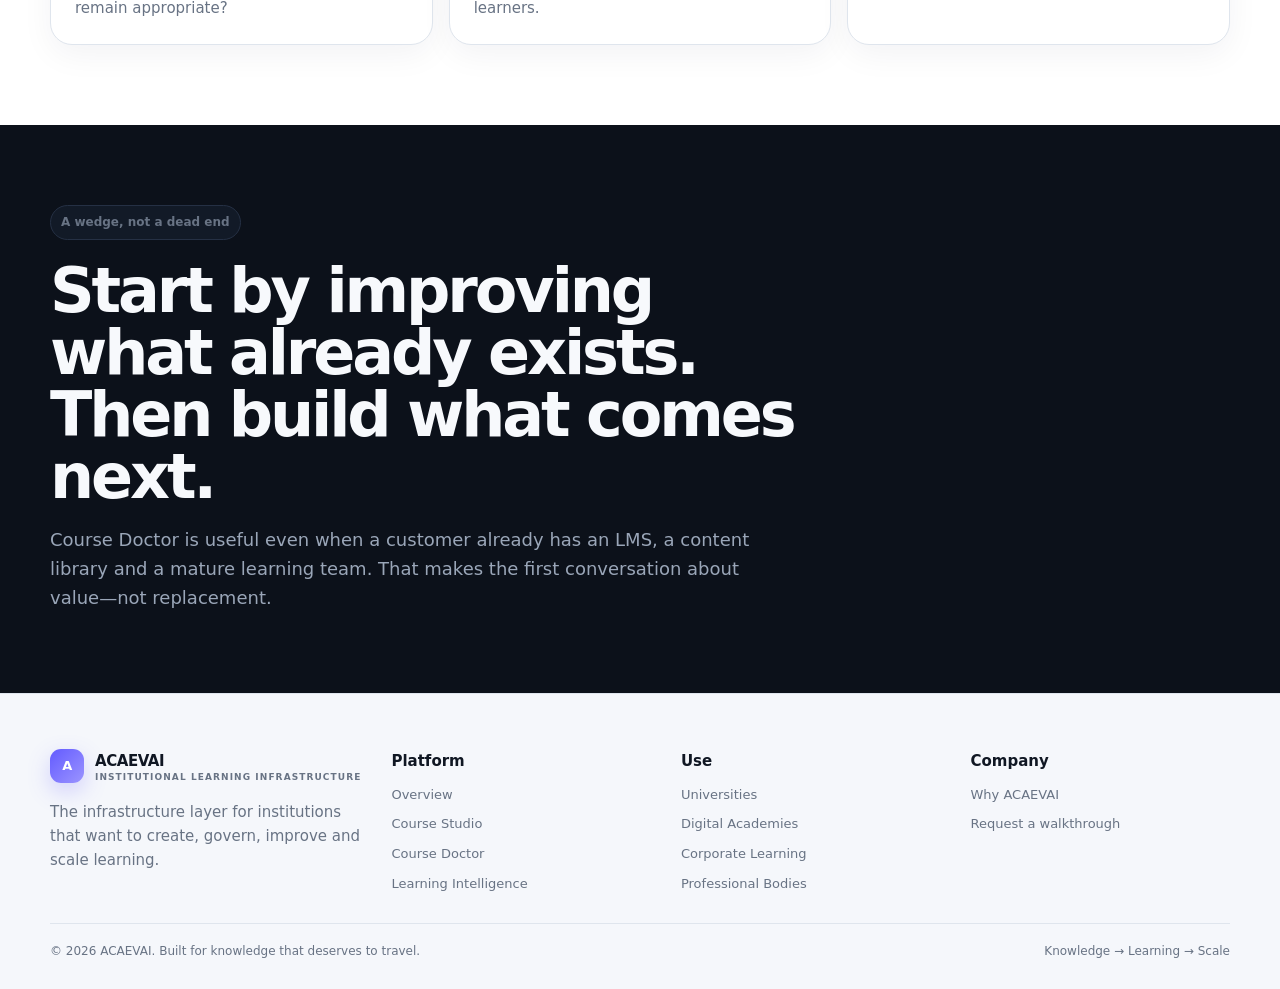
<file: pages/course-doctor.html>
<!doctype html><html lang="en"><head><meta charset="utf-8"><meta name="viewport" content="width=device-width,initial-scale=1"><meta name="description" content="ACAEVAI — Institutional Learning Infrastructure. Turn institutional knowledge into scalable learning."><title>Course Doctor · ACAEVAI</title><link rel="stylesheet" href="../assets/site.css"></head><body>
<header class="nav"><div class="wrap navin"><a class="brand" href="../index.html"><span class="mark">A</span><span>ACAEVAI<small>Institutional Learning Infrastructure</small></span></a><nav class="links"><a class="" href="platform.html">Platform</a><a class="" href="course-studio.html">Course Studio</a><a class="active" href="course-doctor.html">Course Doctor</a><a class="" href="intelligence.html">Intelligence</a><a class="" href="institutions.html">Institutions</a><a class="" href="academies.html">Academies</a><a class="" href="about.html">Why ACAEVAI</a></nav><div class="navactions"><button class="iconbtn" data-theme aria-label="Toggle dark mode">◐</button><a class="primarybtn" href="contact.html">Talk to us</a><button class="iconbtn mobilebtn" data-mobile aria-label="Open menu">☰</button></div></div></header><main><section class="hero"><div class="wrap hero-grid"><div><span class="eyebrow"><i class="pulse"></i> Course Doctor</span><h1>Your existing course may already contain the <span>next improvement.</span></h1><p class="lead">Point ACAEVAI at a live course and get a structured diagnosis of alignment, assessment quality, freshness, duplication, accessibility and source integrity.</p><div class="cta"><button class="primarybtn" data-demo>Diagnose one course →</button><a class="outlinebtn" href="course-studio.html">See how Studio works</a></div></div><div class="visual reveal"><div class="mini-top"><div><div class="mini-brand">Course Doctor</div><div class="mini-badge">Course health · 87/100</div></div><span class="tag">7 recommendations</span></div><div class="card" style="margin-top:14px"><span class="tag">Needs attention</span><h3 style="margin-top:12px">Content freshness</h3><p>7 learning objects reference material older than the institution’s review window.</p></div><div class="card" style="margin-top:10px"><span class="tag">Opportunity</span><h3 style="margin-top:12px">Assessment alignment</h3><p>4 objectives have no direct formative evidence.</p></div></div></div></section><section class="section alt"><div class="wrap"><div class="section-head"><h2>A health check for learning.</h2><p>Not a generic “AI score.” A set of observable questions with evidence behind them.</p></div><div class="grid g3"><div class="card feature"><div class="iconbox">◎</div><h3>Alignment</h3><p>Are the activities and assessments actually measuring the outcomes the course claims to teach?</p></div><div class="card feature"><div class="iconbox">⟳</div><h3>Freshness</h3><p>Which facts, policies, references and examples should be revisited before the next cohort?</p></div><div class="card feature"><div class="iconbox">⌁</div><h3>Duplication</h3><p>Where is the same institutional knowledge repeated across modules, courses or academies?</p></div><div class="card feature"><div class="iconbox">⌖</div><h3>Source integrity</h3><p>Can reviewers see where important claims came from and whether those sources remain appropriate?</p></div><div class="card feature"><div class="iconbox">◌</div><h3>Accessibility</h3><p>Identify structural and content patterns that can create unnecessary barriers for learners.</p></div><div class="card feature"><div class="iconbox">↯</div><h3>Learning friction</h3><p>Surface confusing sequencing, overloaded lessons and assessment bottlenecks.</p></div></div></div></section><section class="section darkband"><div class="wrap"><span class="eyebrow">A wedge, not a dead end</span><h2 style="font-size:clamp(38px,5vw,62px);line-height:1;letter-spacing:-.05em;max-width:760px;margin-top:20px">Start by improving what already exists. Then build what comes next.</h2><p class="muted" style="max-width:720px;margin-top:18px;font-size:18px">Course Doctor is useful even when a customer already has an LMS, a content library and a mature learning team. That makes the first conversation about value—not replacement.</p></div></section></main>
<footer class="footer"><div class="wrap footergrid"><div><a class="brand" href="../index.html"><span class="mark">A</span><span>ACAEVAI<small>Institutional Learning Infrastructure</small></span></a><p class="muted" style="margin-top:16px;max-width:310px">The infrastructure layer for institutions that want to create, govern, improve and scale learning.</p></div><div><b>Platform</b><div class="footlist" style="margin-top:12px"><a href="platform.html">Overview</a><a href="course-studio.html">Course Studio</a><a href="course-doctor.html">Course Doctor</a><a href="intelligence.html">Learning Intelligence</a></div></div><div><b>Use</b><div class="footlist" style="margin-top:12px"><a href="institutions.html#universities">Universities</a><a href="academies.html">Digital Academies</a><a href="institutions.html#corporate">Corporate Learning</a><a href="institutions.html#professional">Professional Bodies</a></div></div><div><b>Company</b><div class="footlist" style="margin-top:12px"><a href="about.html">Why ACAEVAI</a><a href="contact.html">Request a walkthrough</a></div></div></div><div class="wrap footnote"><span>© 2026 ACAEVAI. Built for knowledge that deserves to travel.</span><span>Knowledge → Learning → Scale</span></div></footer>
<div class="modal" id="demoModal"><div class="modalbox"><div class="modalhead"><div><span class="tag">Private walkthrough</span><h3 style="margin-top:12px;font-size:28px">See ACAEVAI in the context of your institution.</h3><p class="muted" style="margin-top:8px">Bring one real course, one real workflow, or one stubborn content problem. We’ll map the system around it.</p></div><button class="close" data-close>×</button></div><form id="demoForm" class="form" style="margin-top:22px"><div class="g2 grid"><div class="field"><label>Name</label><input required placeholder="Your name"></div><div class="field"><label>Work email</label><input required type="email" placeholder="you@institution.org"></div></div><div class="g2 grid"><div class="field"><label>Institution / company</label><input placeholder="Organisation name"></div><div class="field"><label>What are you trying to improve?</label><select><option>Course creation</option><option>Course quality</option><option>Digital academy</option><option>Learner intelligence</option><option>Something else</option></select></div></div><div class="field"><label>Context</label><textarea placeholder="A sentence or two is enough."></textarea></div><button class="primarybtn" type="submit">Request walkthrough →</button></form></div></div>
<script src="../assets/site.js"></script></body></html>
</file>
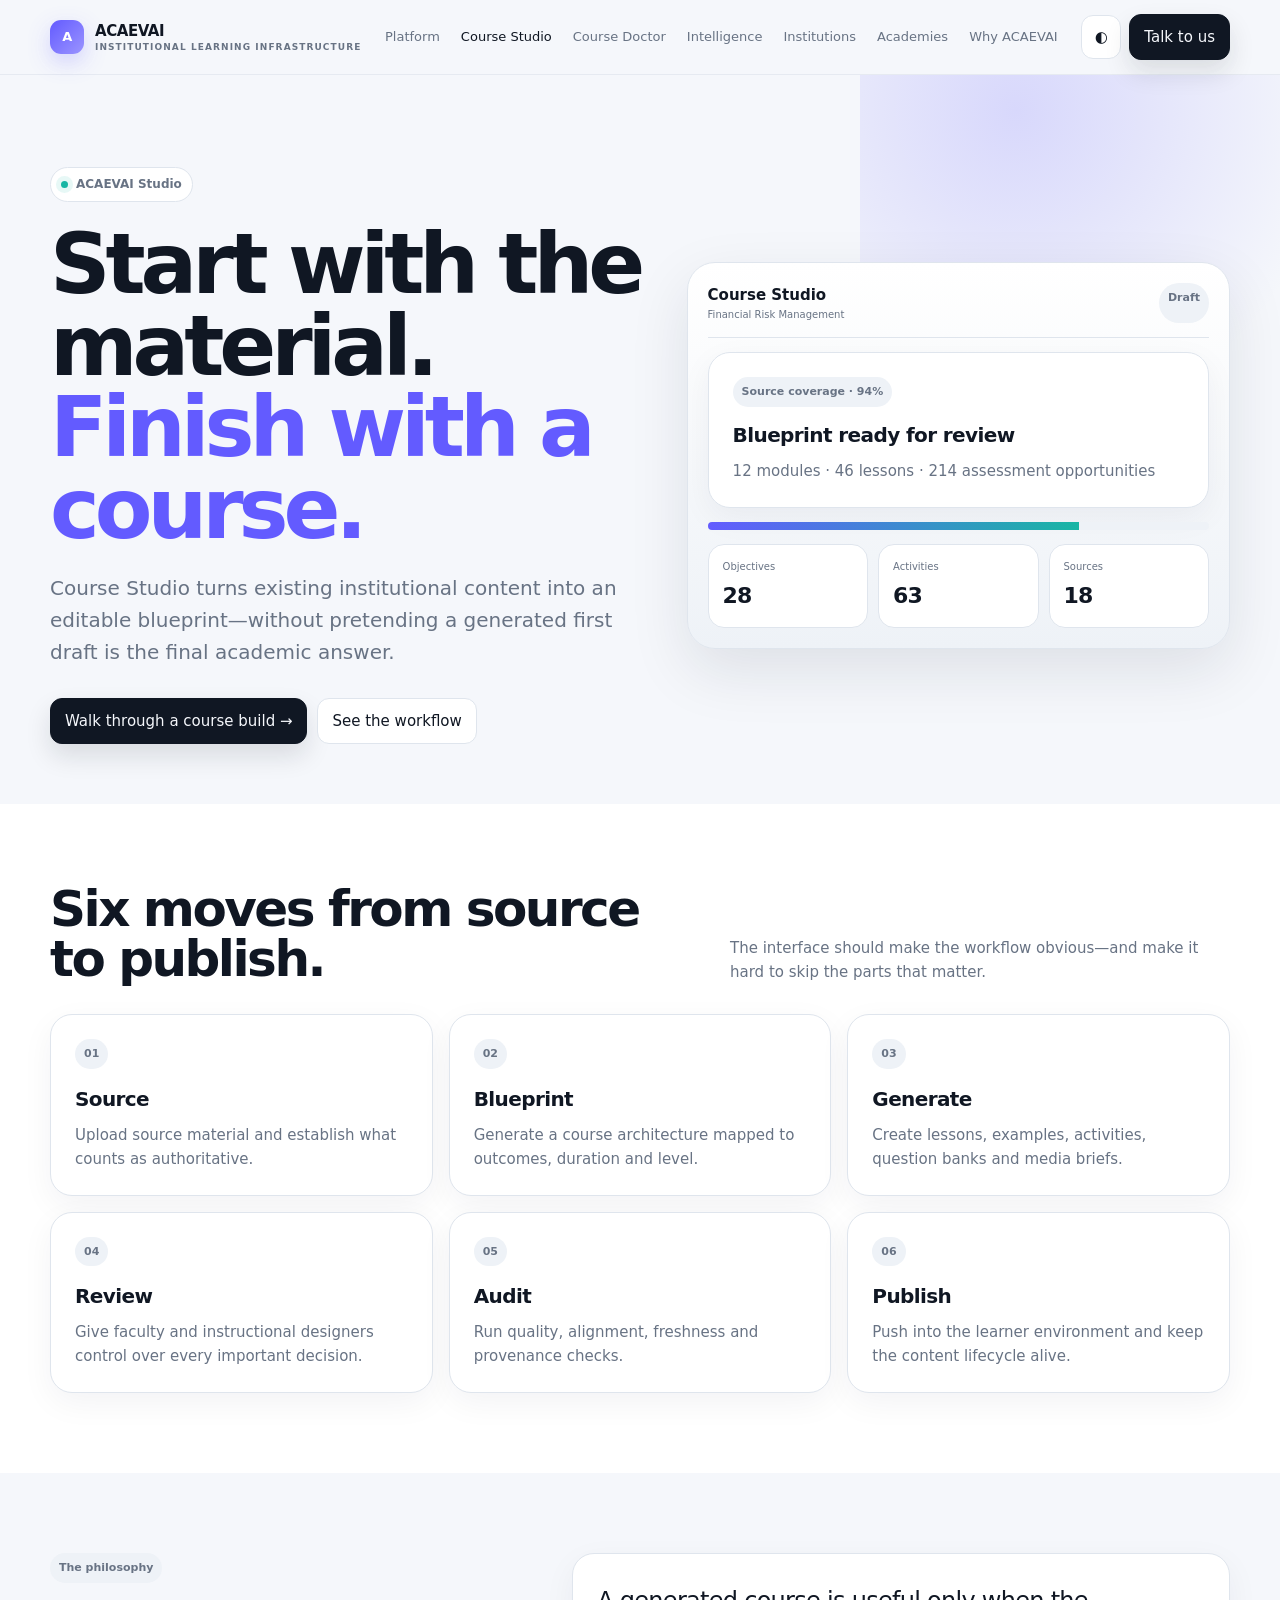
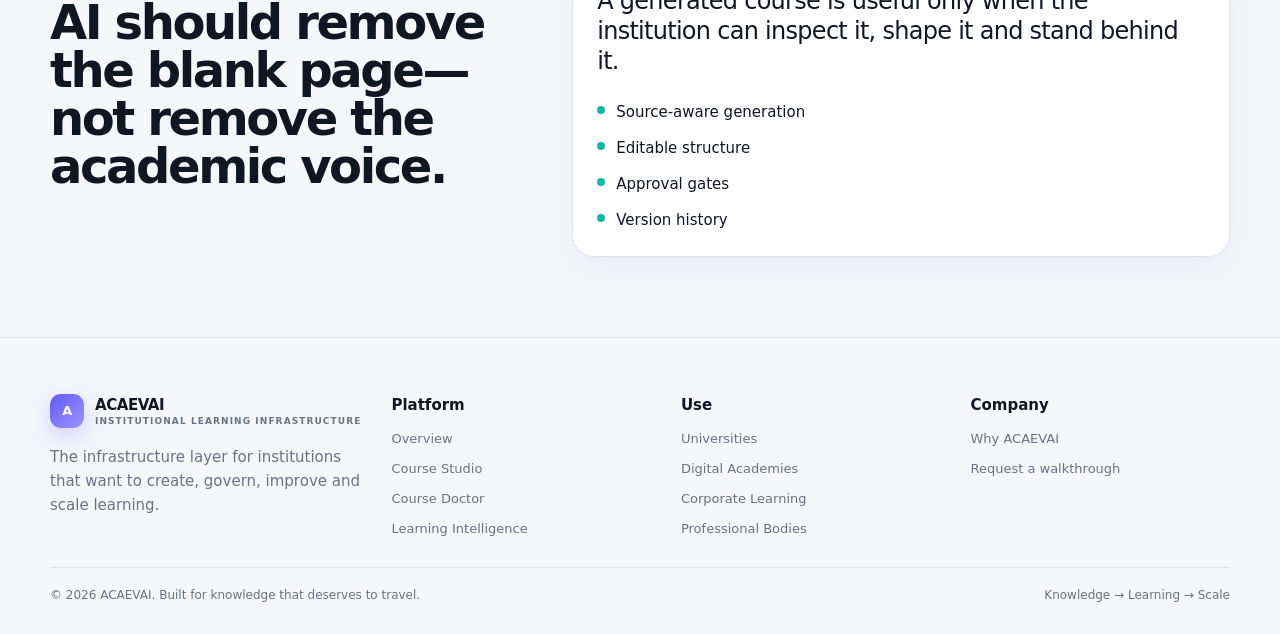
<file: pages/course-studio.html>
<!doctype html><html lang="en"><head><meta charset="utf-8"><meta name="viewport" content="width=device-width,initial-scale=1"><meta name="description" content="ACAEVAI — Institutional Learning Infrastructure. Turn institutional knowledge into scalable learning."><title>Course Studio · ACAEVAI</title><link rel="stylesheet" href="../assets/site.css"></head><body>
<header class="nav"><div class="wrap navin"><a class="brand" href="../index.html"><span class="mark">A</span><span>ACAEVAI<small>Institutional Learning Infrastructure</small></span></a><nav class="links"><a class="" href="platform.html">Platform</a><a class="active" href="course-studio.html">Course Studio</a><a class="" href="course-doctor.html">Course Doctor</a><a class="" href="intelligence.html">Intelligence</a><a class="" href="institutions.html">Institutions</a><a class="" href="academies.html">Academies</a><a class="" href="about.html">Why ACAEVAI</a></nav><div class="navactions"><button class="iconbtn" data-theme aria-label="Toggle dark mode">◐</button><a class="primarybtn" href="contact.html">Talk to us</a><button class="iconbtn mobilebtn" data-mobile aria-label="Open menu">☰</button></div></div></header><main><section class="hero"><div class="wrap hero-grid"><div><span class="eyebrow"><i class="pulse"></i> ACAEVAI Studio</span><h1>Start with the material. <span>Finish with a course.</span></h1><p class="lead">Course Studio turns existing institutional content into an editable blueprint—without pretending a generated first draft is the final academic answer.</p><div class="cta"><button class="primarybtn" data-demo>Walk through a course build →</button><button class="outlinebtn" onclick="document.getElementById('studioFlow').scrollIntoView({behavior:'smooth'})">See the workflow</button></div></div><div class="visual reveal"><div class="mini-top"><div><div class="mini-brand">Course Studio</div><div class="mini-badge">Financial Risk Management</div></div><span class="tag">Draft</span></div><div class="card" style="margin-top:14px"><span class="tag">Source coverage · 94%</span><h3 style="margin-top:12px">Blueprint ready for review</h3><p>12 modules · 46 lessons · 214 assessment opportunities</p></div><div class="progressline" style="margin-top:14px"><i style="width:74%"></i></div><div class="kpirow"><div class="kpi"><small>Objectives</small><b>28</b></div><div class="kpi"><small>Activities</small><b>63</b></div><div class="kpi"><small>Sources</small><b>18</b></div></div></div></div></section><section id="studioFlow" class="section alt"><div class="wrap"><div class="section-head"><h2>Six moves from source to publish.</h2><p>The interface should make the workflow obvious—and make it hard to skip the parts that matter.</p></div><div class="grid g3"><div class="card reveal"><span class="tag">01</span><h3 style="margin-top:14px">Source</h3><p>Upload source material and establish what counts as authoritative.</p></div><div class="card reveal"><span class="tag">02</span><h3 style="margin-top:14px">Blueprint</h3><p>Generate a course architecture mapped to outcomes, duration and level.</p></div><div class="card reveal"><span class="tag">03</span><h3 style="margin-top:14px">Generate</h3><p>Create lessons, examples, activities, question banks and media briefs.</p></div><div class="card reveal"><span class="tag">04</span><h3 style="margin-top:14px">Review</h3><p>Give faculty and instructional designers control over every important decision.</p></div><div class="card reveal"><span class="tag">05</span><h3 style="margin-top:14px">Audit</h3><p>Run quality, alignment, freshness and provenance checks.</p></div><div class="card reveal"><span class="tag">06</span><h3 style="margin-top:14px">Publish</h3><p>Push into the learner environment and keep the content lifecycle alive.</p></div></div></div></section><section class="section"><div class="wrap split"><div><span class="tag">The philosophy</span><h2 style="font-size:48px;line-height:1;letter-spacing:-.05em;margin-top:15px">AI should remove the blank page—not remove the academic voice.</h2></div><div class="card"><p class="quote">A generated course is useful only when the institution can inspect it, shape it and stand behind it.</p><div class="checklist" style="margin-top:24px"><div class="check"><i></i><span>Source-aware generation</span></div><div class="check"><i></i><span>Editable structure</span></div><div class="check"><i></i><span>Approval gates</span></div><div class="check"><i></i><span>Version history</span></div></div></div></div></section></main>
<footer class="footer"><div class="wrap footergrid"><div><a class="brand" href="../index.html"><span class="mark">A</span><span>ACAEVAI<small>Institutional Learning Infrastructure</small></span></a><p class="muted" style="margin-top:16px;max-width:310px">The infrastructure layer for institutions that want to create, govern, improve and scale learning.</p></div><div><b>Platform</b><div class="footlist" style="margin-top:12px"><a href="platform.html">Overview</a><a href="course-studio.html">Course Studio</a><a href="course-doctor.html">Course Doctor</a><a href="intelligence.html">Learning Intelligence</a></div></div><div><b>Use</b><div class="footlist" style="margin-top:12px"><a href="institutions.html#universities">Universities</a><a href="academies.html">Digital Academies</a><a href="institutions.html#corporate">Corporate Learning</a><a href="institutions.html#professional">Professional Bodies</a></div></div><div><b>Company</b><div class="footlist" style="margin-top:12px"><a href="about.html">Why ACAEVAI</a><a href="contact.html">Request a walkthrough</a></div></div></div><div class="wrap footnote"><span>© 2026 ACAEVAI. Built for knowledge that deserves to travel.</span><span>Knowledge → Learning → Scale</span></div></footer>
<div class="modal" id="demoModal"><div class="modalbox"><div class="modalhead"><div><span class="tag">Private walkthrough</span><h3 style="margin-top:12px;font-size:28px">See ACAEVAI in the context of your institution.</h3><p class="muted" style="margin-top:8px">Bring one real course, one real workflow, or one stubborn content problem. We’ll map the system around it.</p></div><button class="close" data-close>×</button></div><form id="demoForm" class="form" style="margin-top:22px"><div class="g2 grid"><div class="field"><label>Name</label><input required placeholder="Your name"></div><div class="field"><label>Work email</label><input required type="email" placeholder="you@institution.org"></div></div><div class="g2 grid"><div class="field"><label>Institution / company</label><input placeholder="Organisation name"></div><div class="field"><label>What are you trying to improve?</label><select><option>Course creation</option><option>Course quality</option><option>Digital academy</option><option>Learner intelligence</option><option>Something else</option></select></div></div><div class="field"><label>Context</label><textarea placeholder="A sentence or two is enough."></textarea></div><button class="primarybtn" type="submit">Request walkthrough →</button></form></div></div>
<script src="../assets/site.js"></script></body></html>
</file>
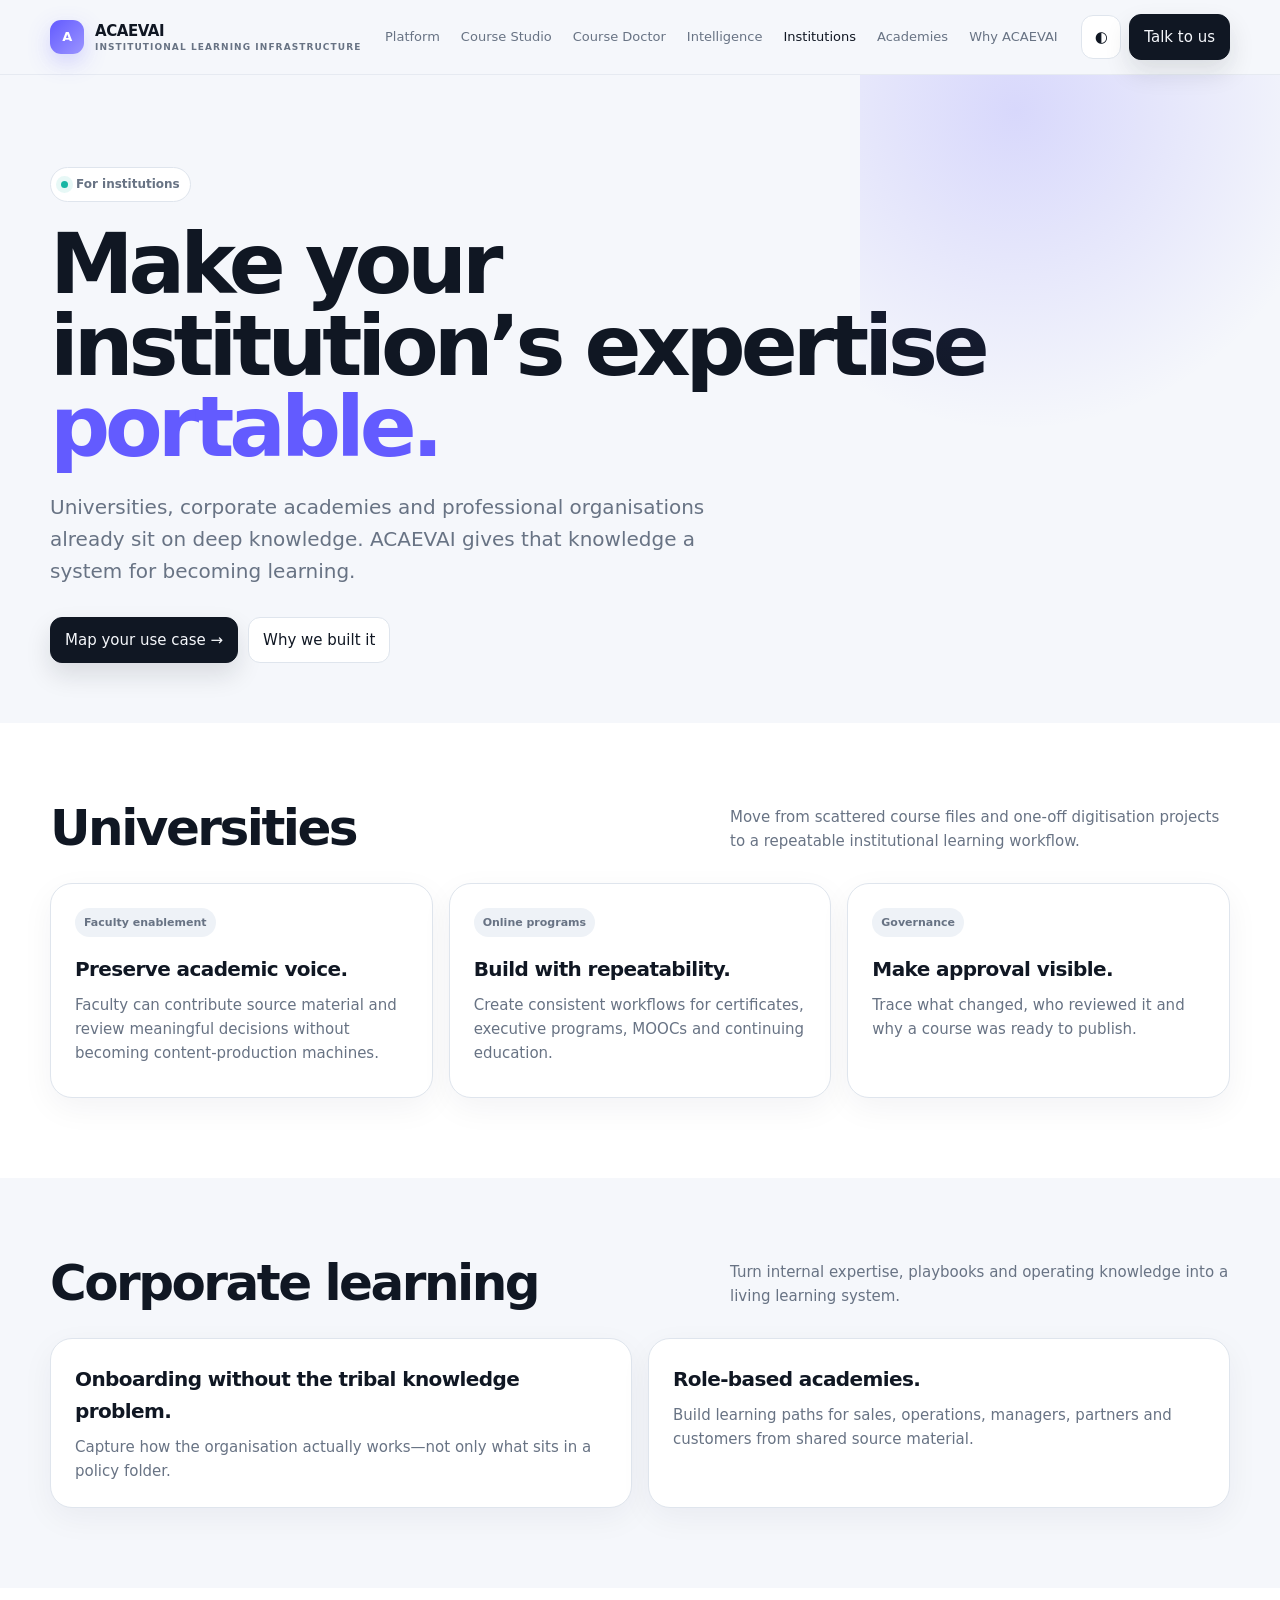
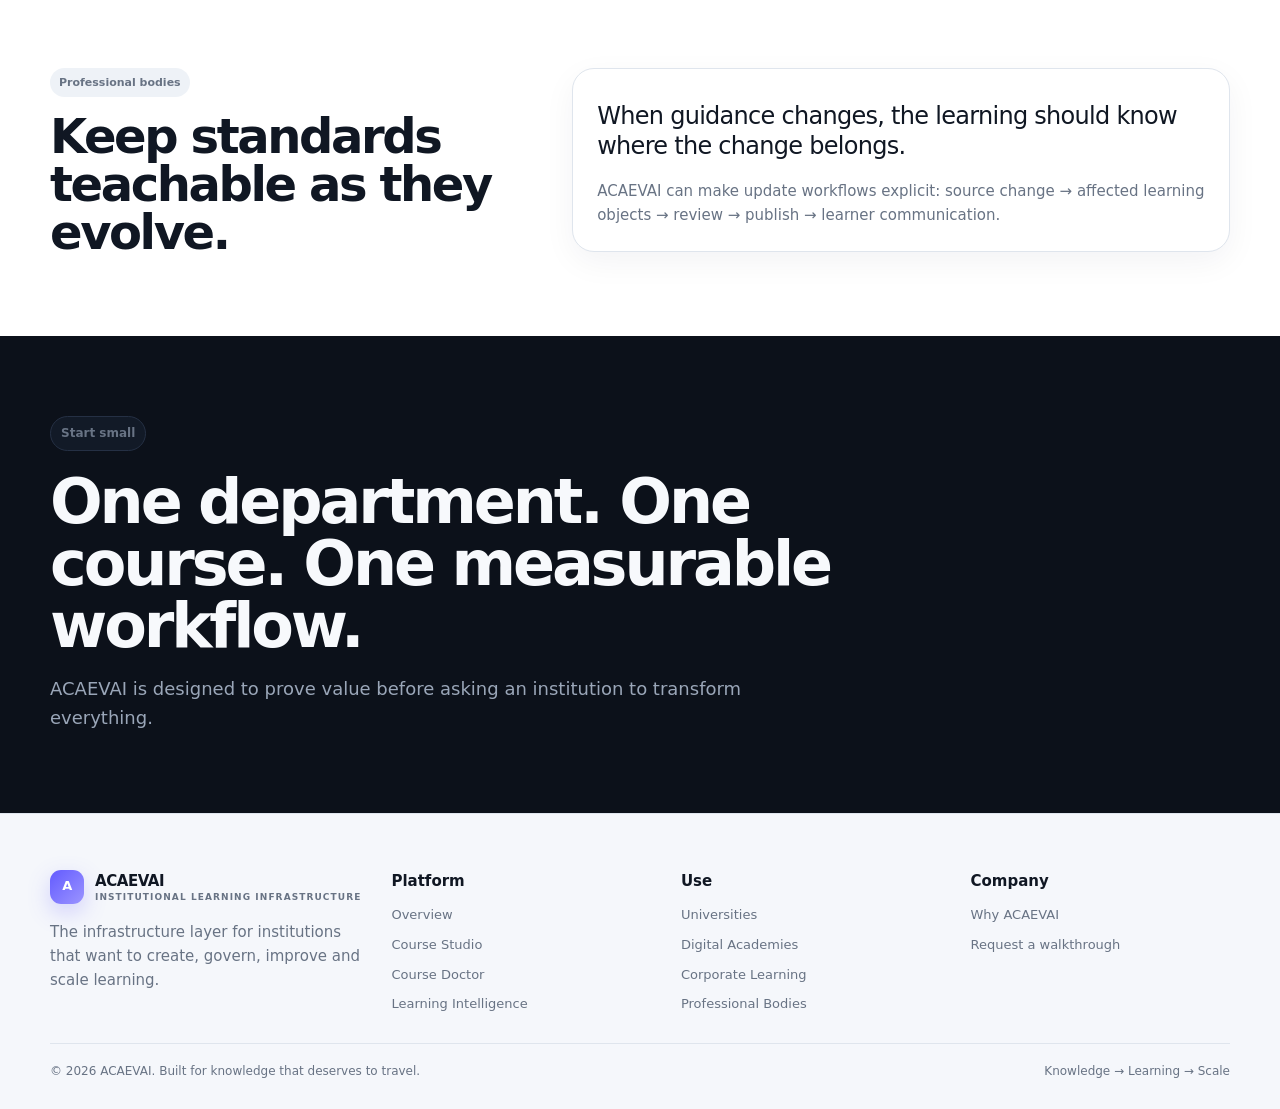
<file: pages/institutions.html>
<!doctype html><html lang="en"><head><meta charset="utf-8"><meta name="viewport" content="width=device-width,initial-scale=1"><meta name="description" content="ACAEVAI — Institutional Learning Infrastructure. Turn institutional knowledge into scalable learning."><title>For Institutions · ACAEVAI</title><link rel="stylesheet" href="../assets/site.css"></head><body>
<header class="nav"><div class="wrap navin"><a class="brand" href="../index.html"><span class="mark">A</span><span>ACAEVAI<small>Institutional Learning Infrastructure</small></span></a><nav class="links"><a class="" href="platform.html">Platform</a><a class="" href="course-studio.html">Course Studio</a><a class="" href="course-doctor.html">Course Doctor</a><a class="" href="intelligence.html">Intelligence</a><a class="active" href="institutions.html">Institutions</a><a class="" href="academies.html">Academies</a><a class="" href="about.html">Why ACAEVAI</a></nav><div class="navactions"><button class="iconbtn" data-theme aria-label="Toggle dark mode">◐</button><a class="primarybtn" href="contact.html">Talk to us</a><button class="iconbtn mobilebtn" data-mobile aria-label="Open menu">☰</button></div></div></header><main><section class="hero"><div class="wrap"><span class="eyebrow"><i class="pulse"></i> For institutions</span><h1>Make your institution’s expertise <span>portable.</span></h1><p class="lead">Universities, corporate academies and professional organisations already sit on deep knowledge. ACAEVAI gives that knowledge a system for becoming learning.</p><div class="cta"><button class="primarybtn" data-demo>Map your use case →</button><a class="outlinebtn" href="about.html">Why we built it</a></div></div></section><section class="section alt" id="universities"><div class="wrap"><div class="section-head"><h2>Universities</h2><p>Move from scattered course files and one-off digitisation projects to a repeatable institutional learning workflow.</p></div><div class="grid g3"><div class="card feature"><span class="tag">Faculty enablement</span><h3 style="margin-top:16px">Preserve academic voice.</h3><p>Faculty can contribute source material and review meaningful decisions without becoming content-production machines.</p></div><div class="card feature"><span class="tag">Online programs</span><h3 style="margin-top:16px">Build with repeatability.</h3><p>Create consistent workflows for certificates, executive programs, MOOCs and continuing education.</p></div><div class="card feature"><span class="tag">Governance</span><h3 style="margin-top:16px">Make approval visible.</h3><p>Trace what changed, who reviewed it and why a course was ready to publish.</p></div></div></div></section><section class="section" id="corporate"><div class="wrap"><div class="section-head"><h2>Corporate learning</h2><p>Turn internal expertise, playbooks and operating knowledge into a living learning system.</p></div><div class="grid g2"><div class="card"><h3>Onboarding without the tribal knowledge problem.</h3><p>Capture how the organisation actually works—not only what sits in a policy folder.</p></div><div class="card"><h3>Role-based academies.</h3><p>Build learning paths for sales, operations, managers, partners and customers from shared source material.</p></div></div></div></section><section class="section alt" id="professional"><div class="wrap split"><div><span class="tag">Professional bodies</span><h2 style="font-size:48px;line-height:1;letter-spacing:-.05em;margin-top:15px">Keep standards teachable as they evolve.</h2></div><div class="card"><p class="quote">When guidance changes, the learning should know where the change belongs.</p><p class="muted" style="margin-top:18px">ACAEVAI can make update workflows explicit: source change → affected learning objects → review → publish → learner communication.</p></div></div></section><section class="section darkband"><div class="wrap"><span class="eyebrow">Start small</span><h2 style="font-size:clamp(38px,5vw,62px);line-height:1;letter-spacing:-.05em;max-width:800px;margin-top:20px">One department. One course. One measurable workflow.</h2><p class="muted" style="max-width:720px;margin-top:18px;font-size:18px">ACAEVAI is designed to prove value before asking an institution to transform everything.</p></div></section></main>
<footer class="footer"><div class="wrap footergrid"><div><a class="brand" href="../index.html"><span class="mark">A</span><span>ACAEVAI<small>Institutional Learning Infrastructure</small></span></a><p class="muted" style="margin-top:16px;max-width:310px">The infrastructure layer for institutions that want to create, govern, improve and scale learning.</p></div><div><b>Platform</b><div class="footlist" style="margin-top:12px"><a href="platform.html">Overview</a><a href="course-studio.html">Course Studio</a><a href="course-doctor.html">Course Doctor</a><a href="intelligence.html">Learning Intelligence</a></div></div><div><b>Use</b><div class="footlist" style="margin-top:12px"><a href="institutions.html#universities">Universities</a><a href="academies.html">Digital Academies</a><a href="institutions.html#corporate">Corporate Learning</a><a href="institutions.html#professional">Professional Bodies</a></div></div><div><b>Company</b><div class="footlist" style="margin-top:12px"><a href="about.html">Why ACAEVAI</a><a href="contact.html">Request a walkthrough</a></div></div></div><div class="wrap footnote"><span>© 2026 ACAEVAI. Built for knowledge that deserves to travel.</span><span>Knowledge → Learning → Scale</span></div></footer>
<div class="modal" id="demoModal"><div class="modalbox"><div class="modalhead"><div><span class="tag">Private walkthrough</span><h3 style="margin-top:12px;font-size:28px">See ACAEVAI in the context of your institution.</h3><p class="muted" style="margin-top:8px">Bring one real course, one real workflow, or one stubborn content problem. We’ll map the system around it.</p></div><button class="close" data-close>×</button></div><form id="demoForm" class="form" style="margin-top:22px"><div class="g2 grid"><div class="field"><label>Name</label><input required placeholder="Your name"></div><div class="field"><label>Work email</label><input required type="email" placeholder="you@institution.org"></div></div><div class="g2 grid"><div class="field"><label>Institution / company</label><input placeholder="Organisation name"></div><div class="field"><label>What are you trying to improve?</label><select><option>Course creation</option><option>Course quality</option><option>Digital academy</option><option>Learner intelligence</option><option>Something else</option></select></div></div><div class="field"><label>Context</label><textarea placeholder="A sentence or two is enough."></textarea></div><button class="primarybtn" type="submit">Request walkthrough →</button></form></div></div>
<script src="../assets/site.js"></script></body></html>
</file>
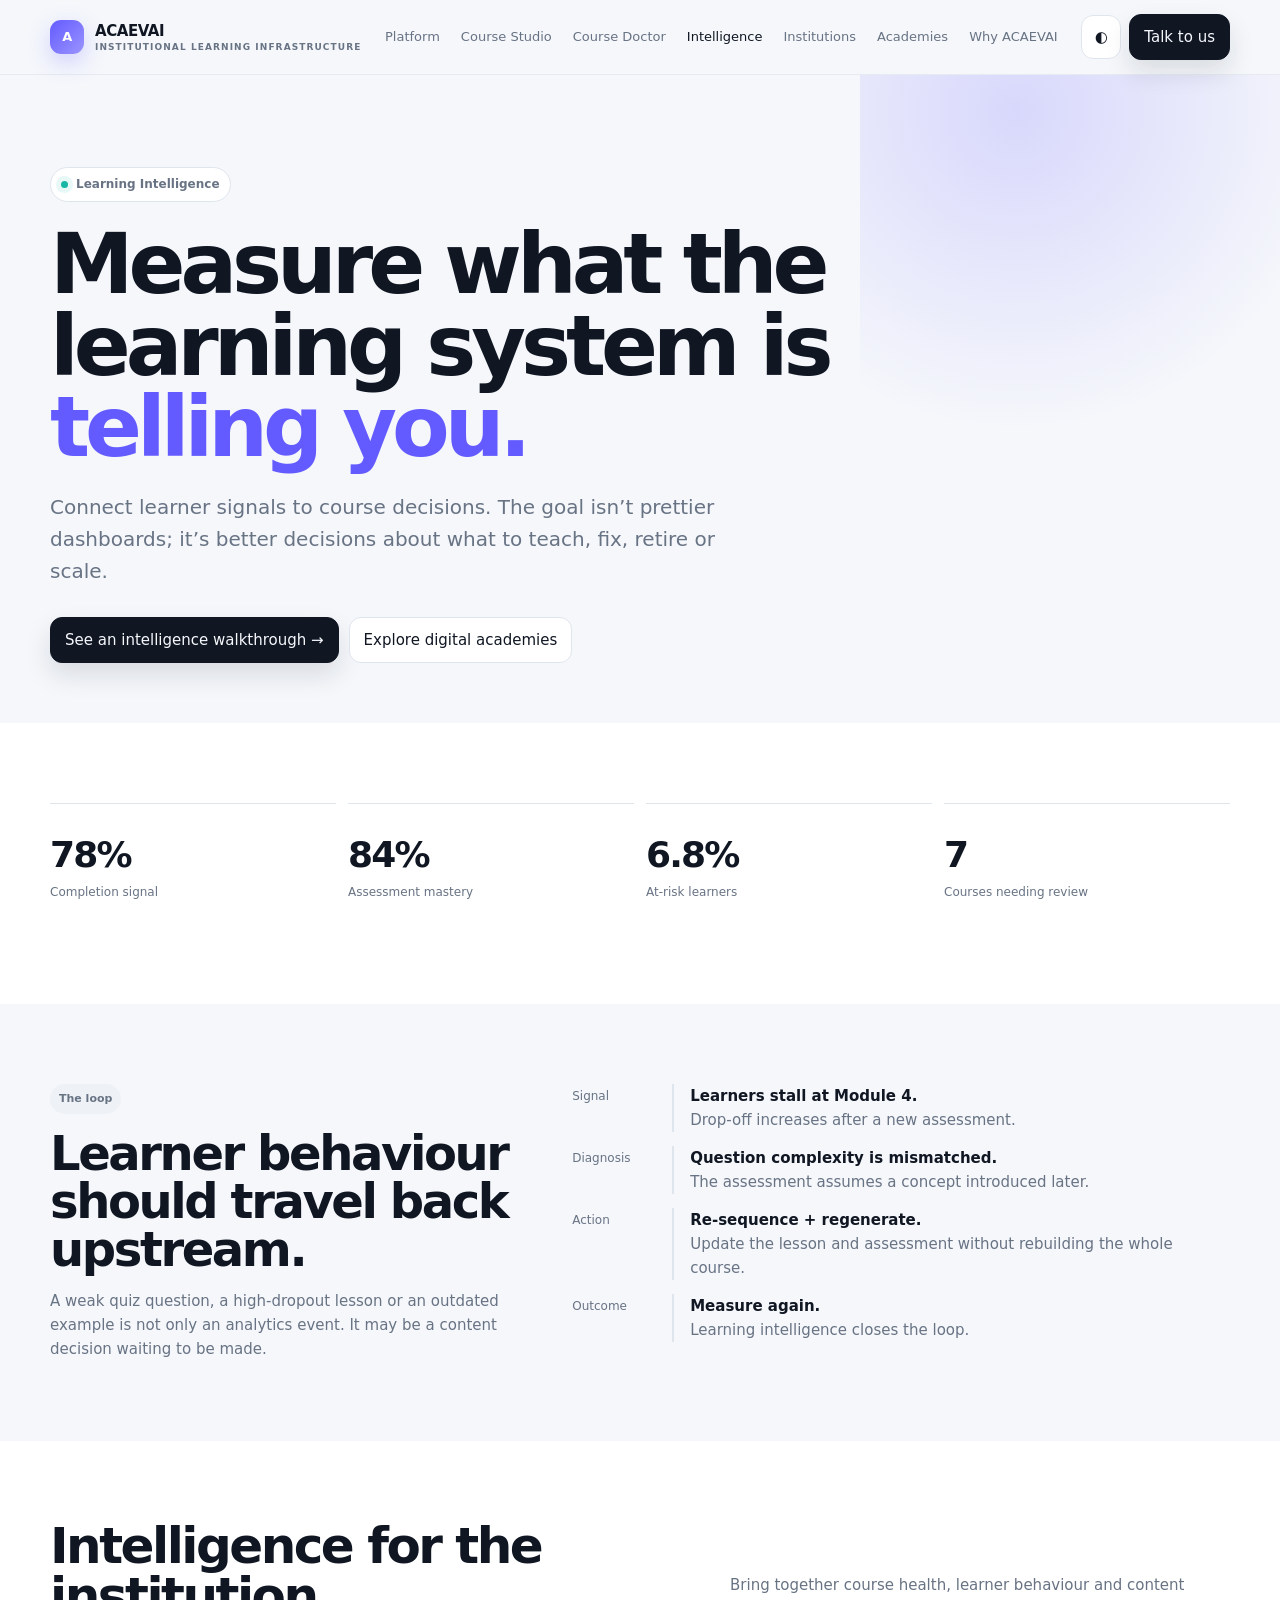
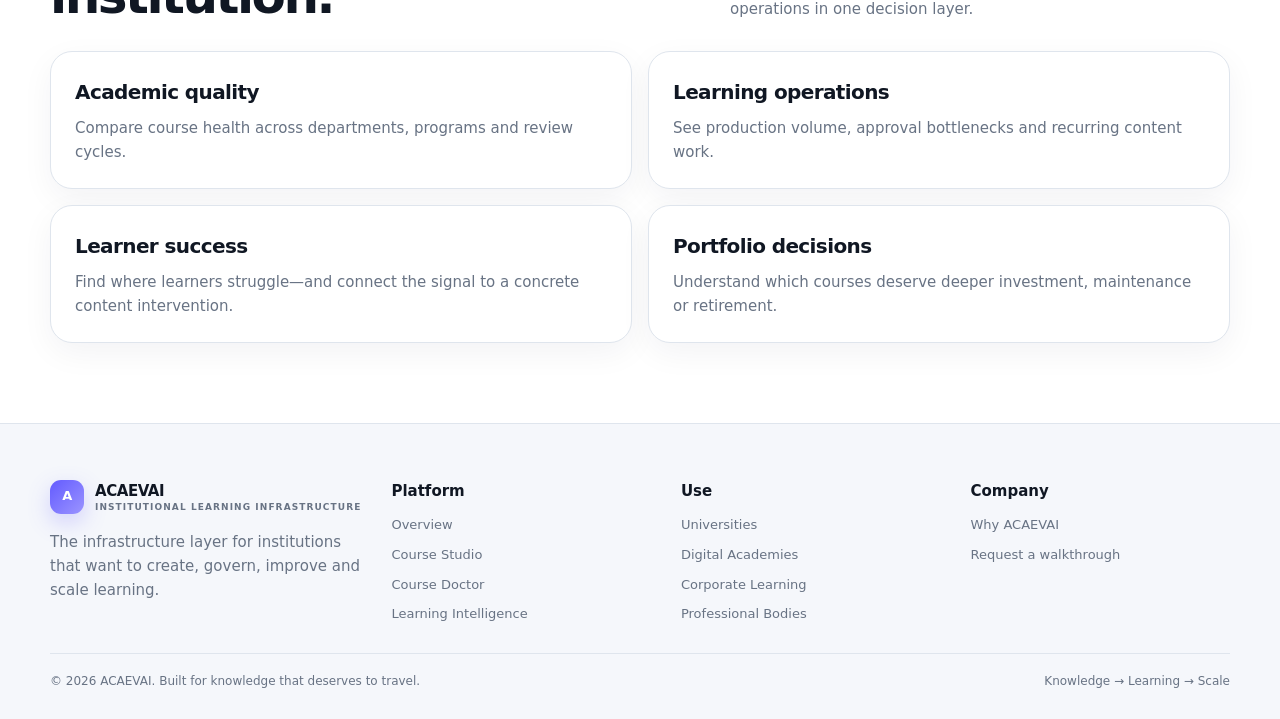
<file: pages/intelligence.html>
<!doctype html><html lang="en"><head><meta charset="utf-8"><meta name="viewport" content="width=device-width,initial-scale=1"><meta name="description" content="ACAEVAI — Institutional Learning Infrastructure. Turn institutional knowledge into scalable learning."><title>Learning Intelligence · ACAEVAI</title><link rel="stylesheet" href="../assets/site.css"></head><body>
<header class="nav"><div class="wrap navin"><a class="brand" href="../index.html"><span class="mark">A</span><span>ACAEVAI<small>Institutional Learning Infrastructure</small></span></a><nav class="links"><a class="" href="platform.html">Platform</a><a class="" href="course-studio.html">Course Studio</a><a class="" href="course-doctor.html">Course Doctor</a><a class="active" href="intelligence.html">Intelligence</a><a class="" href="institutions.html">Institutions</a><a class="" href="academies.html">Academies</a><a class="" href="about.html">Why ACAEVAI</a></nav><div class="navactions"><button class="iconbtn" data-theme aria-label="Toggle dark mode">◐</button><a class="primarybtn" href="contact.html">Talk to us</a><button class="iconbtn mobilebtn" data-mobile aria-label="Open menu">☰</button></div></div></header><main><section class="hero"><div class="wrap"><span class="eyebrow"><i class="pulse"></i> Learning Intelligence</span><h1>Measure what the learning system is <span>telling you.</span></h1><p class="lead">Connect learner signals to course decisions. The goal isn’t prettier dashboards; it’s better decisions about what to teach, fix, retire or scale.</p><div class="cta"><button class="primarybtn" data-demo>See an intelligence walkthrough →</button><a class="outlinebtn" href="academies.html">Explore digital academies</a></div></div></section><section class="section alt"><div class="wrap"><div class="numbers"><div class="number"><b>78%</b><span>Completion signal</span></div><div class="number"><b>84%</b><span>Assessment mastery</span></div><div class="number"><b>6.8%</b><span>At-risk learners</span></div><div class="number"><b>7</b><span>Courses needing review</span></div></div></div></section><section class="section"><div class="wrap split"><div><span class="tag">The loop</span><h2 style="font-size:48px;line-height:1;letter-spacing:-.05em;margin-top:15px">Learner behaviour should travel back upstream.</h2><p class="muted" style="margin-top:16px;max-width:500px">A weak quiz question, a high-dropout lesson or an outdated example is not only an analytics event. It may be a content decision waiting to be made.</p></div><div class="timeline"><div class="timeline-item"><div class="time">Signal</div><div class="event"><b>Learners stall at Module 4.</b><span class="muted">Drop-off increases after a new assessment.</span></div></div><div class="timeline-item"><div class="time">Diagnosis</div><div class="event"><b>Question complexity is mismatched.</b><span class="muted">The assessment assumes a concept introduced later.</span></div></div><div class="timeline-item"><div class="time">Action</div><div class="event"><b>Re-sequence + regenerate.</b><span class="muted">Update the lesson and assessment without rebuilding the whole course.</span></div></div><div class="timeline-item"><div class="time">Outcome</div><div class="event"><b>Measure again.</b><span class="muted">Learning intelligence closes the loop.</span></div></div></div></div></section><section class="section alt"><div class="wrap"><div class="section-head"><h2>Intelligence for the institution.</h2><p>Bring together course health, learner behaviour and content operations in one decision layer.</p></div><div class="grid g2"><div class="card"><h3>Academic quality</h3><p>Compare course health across departments, programs and review cycles.</p></div><div class="card"><h3>Learning operations</h3><p>See production volume, approval bottlenecks and recurring content work.</p></div><div class="card"><h3>Learner success</h3><p>Find where learners struggle—and connect the signal to a concrete content intervention.</p></div><div class="card"><h3>Portfolio decisions</h3><p>Understand which courses deserve deeper investment, maintenance or retirement.</p></div></div></div></section></main>
<footer class="footer"><div class="wrap footergrid"><div><a class="brand" href="../index.html"><span class="mark">A</span><span>ACAEVAI<small>Institutional Learning Infrastructure</small></span></a><p class="muted" style="margin-top:16px;max-width:310px">The infrastructure layer for institutions that want to create, govern, improve and scale learning.</p></div><div><b>Platform</b><div class="footlist" style="margin-top:12px"><a href="platform.html">Overview</a><a href="course-studio.html">Course Studio</a><a href="course-doctor.html">Course Doctor</a><a href="intelligence.html">Learning Intelligence</a></div></div><div><b>Use</b><div class="footlist" style="margin-top:12px"><a href="institutions.html#universities">Universities</a><a href="academies.html">Digital Academies</a><a href="institutions.html#corporate">Corporate Learning</a><a href="institutions.html#professional">Professional Bodies</a></div></div><div><b>Company</b><div class="footlist" style="margin-top:12px"><a href="about.html">Why ACAEVAI</a><a href="contact.html">Request a walkthrough</a></div></div></div><div class="wrap footnote"><span>© 2026 ACAEVAI. Built for knowledge that deserves to travel.</span><span>Knowledge → Learning → Scale</span></div></footer>
<div class="modal" id="demoModal"><div class="modalbox"><div class="modalhead"><div><span class="tag">Private walkthrough</span><h3 style="margin-top:12px;font-size:28px">See ACAEVAI in the context of your institution.</h3><p class="muted" style="margin-top:8px">Bring one real course, one real workflow, or one stubborn content problem. We’ll map the system around it.</p></div><button class="close" data-close>×</button></div><form id="demoForm" class="form" style="margin-top:22px"><div class="g2 grid"><div class="field"><label>Name</label><input required placeholder="Your name"></div><div class="field"><label>Work email</label><input required type="email" placeholder="you@institution.org"></div></div><div class="g2 grid"><div class="field"><label>Institution / company</label><input placeholder="Organisation name"></div><div class="field"><label>What are you trying to improve?</label><select><option>Course creation</option><option>Course quality</option><option>Digital academy</option><option>Learner intelligence</option><option>Something else</option></select></div></div><div class="field"><label>Context</label><textarea placeholder="A sentence or two is enough."></textarea></div><button class="primarybtn" type="submit">Request walkthrough →</button></form></div></div>
<script src="../assets/site.js"></script></body></html>
</file>
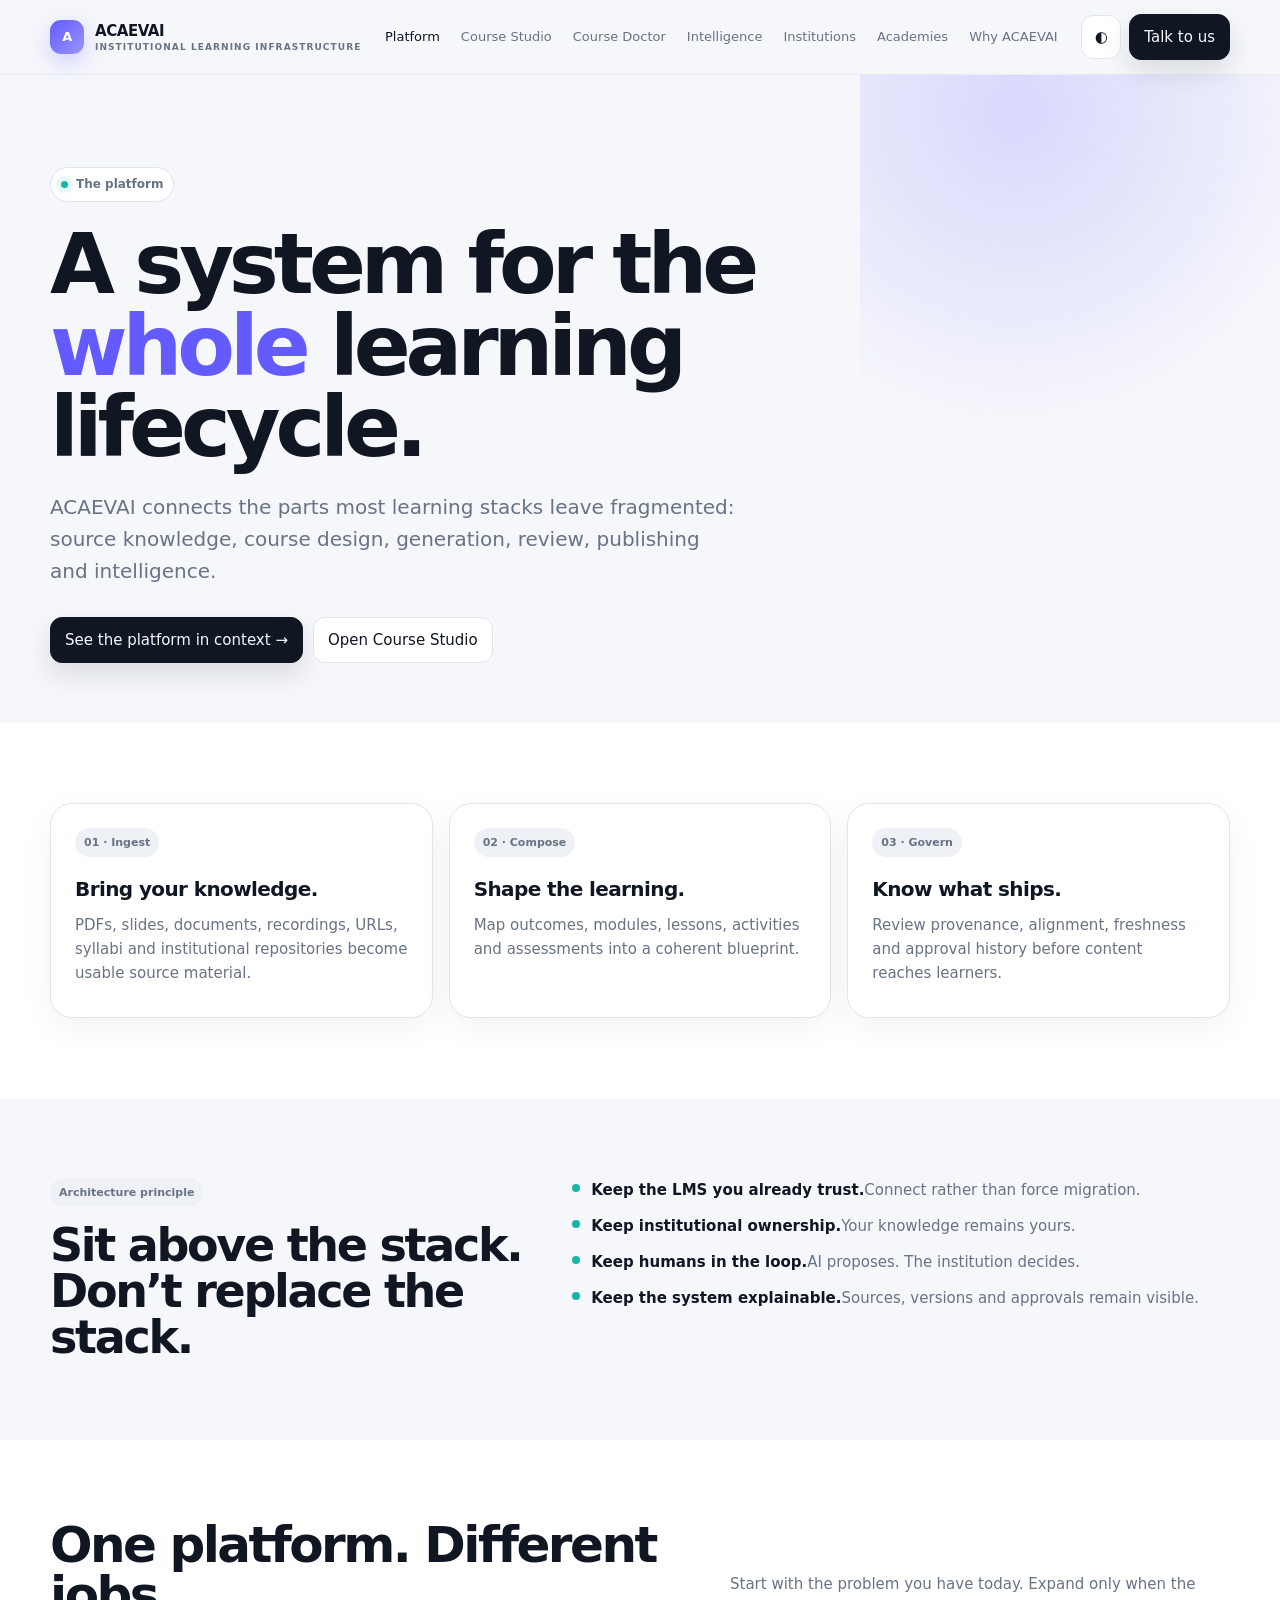
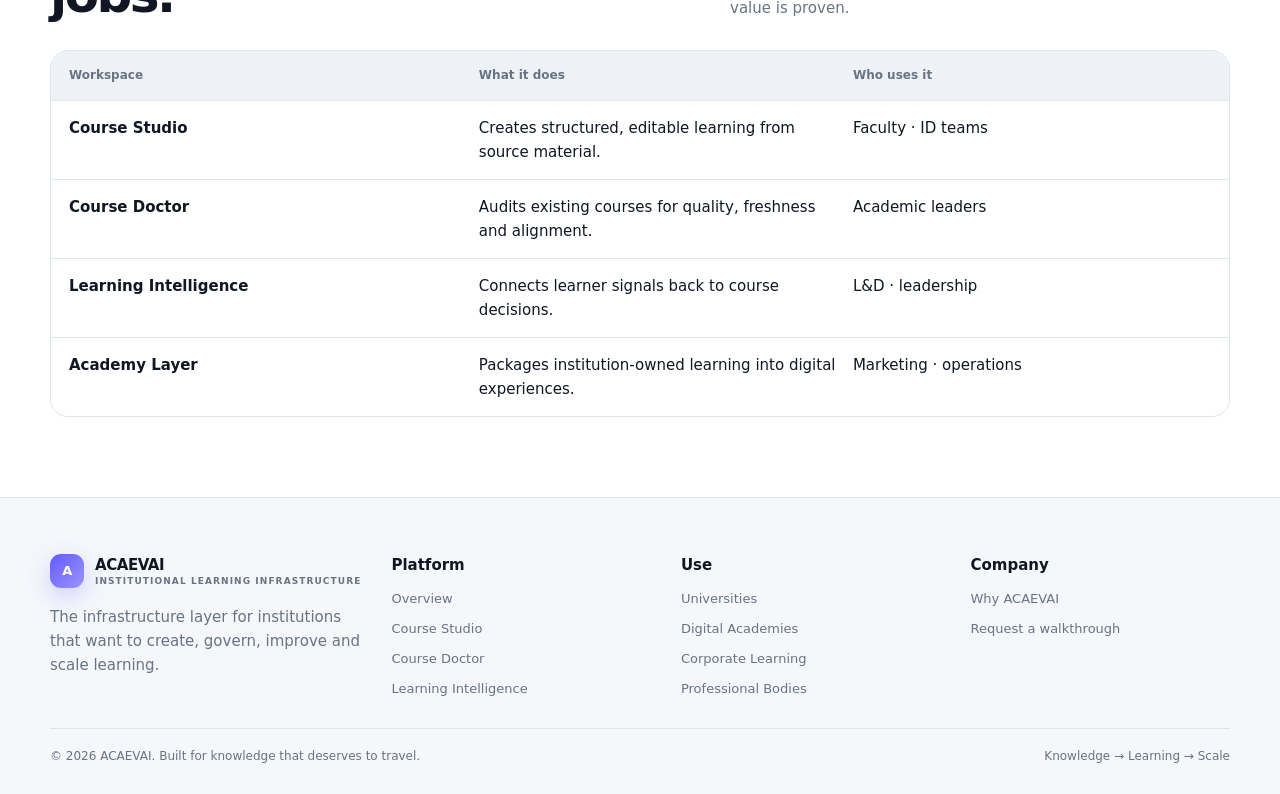
<file: pages/platform.html>
<!doctype html><html lang="en"><head><meta charset="utf-8"><meta name="viewport" content="width=device-width,initial-scale=1"><meta name="description" content="ACAEVAI — Institutional Learning Infrastructure. Turn institutional knowledge into scalable learning."><title>Platform · ACAEVAI</title><link rel="stylesheet" href="../assets/site.css"></head><body>
<header class="nav"><div class="wrap navin"><a class="brand" href="../index.html"><span class="mark">A</span><span>ACAEVAI<small>Institutional Learning Infrastructure</small></span></a><nav class="links"><a class="active" href="platform.html">Platform</a><a class="" href="course-studio.html">Course Studio</a><a class="" href="course-doctor.html">Course Doctor</a><a class="" href="intelligence.html">Intelligence</a><a class="" href="institutions.html">Institutions</a><a class="" href="academies.html">Academies</a><a class="" href="about.html">Why ACAEVAI</a></nav><div class="navactions"><button class="iconbtn" data-theme aria-label="Toggle dark mode">◐</button><a class="primarybtn" href="contact.html">Talk to us</a><button class="iconbtn mobilebtn" data-mobile aria-label="Open menu">☰</button></div></div></header><main><section class="hero"><div class="wrap"><span class="eyebrow"><i class="pulse"></i> The platform</span><h1>A system for the <span>whole</span> learning lifecycle.</h1><p class="lead">ACAEVAI connects the parts most learning stacks leave fragmented: source knowledge, course design, generation, review, publishing and intelligence.</p><div class="cta"><button class="primarybtn" data-demo>See the platform in context →</button><a class="outlinebtn" href="course-studio.html">Open Course Studio</a></div></div></section><section class="section alt"><div class="wrap"><div class="grid g3"><div class="card feature reveal"><span class="tag">01 · Ingest</span><h3 style="margin-top:16px">Bring your knowledge.</h3><p>PDFs, slides, documents, recordings, URLs, syllabi and institutional repositories become usable source material.</p></div><div class="card feature reveal"><span class="tag">02 · Compose</span><h3 style="margin-top:16px">Shape the learning.</h3><p>Map outcomes, modules, lessons, activities and assessments into a coherent blueprint.</p></div><div class="card feature reveal"><span class="tag">03 · Govern</span><h3 style="margin-top:16px">Know what ships.</h3><p>Review provenance, alignment, freshness and approval history before content reaches learners.</p></div></div></div></section><section class="section"><div class="wrap split"><div><span class="tag">Architecture principle</span><h2 style="font-size:46px;line-height:1;letter-spacing:-.05em;margin-top:15px">Sit above the stack. Don’t replace the stack.</h2></div><div class="checklist"><div class="check"><i></i><div><b>Keep the LMS you already trust.</b><span class="muted">Connect rather than force migration.</span></div></div><div class="check"><i></i><div><b>Keep institutional ownership.</b><span class="muted">Your knowledge remains yours.</span></div></div><div class="check"><i></i><div><b>Keep humans in the loop.</b><span class="muted">AI proposes. The institution decides.</span></div></div><div class="check"><i></i><div><b>Keep the system explainable.</b><span class="muted">Sources, versions and approvals remain visible.</span></div></div></div></div></section><section class="section alt"><div class="wrap"><div class="section-head"><h2>One platform. Different jobs.</h2><p>Start with the problem you have today. Expand only when the value is proven.</p></div><div class="table"><div class="tr head"><div>Workspace</div><div>What it does</div><div>Who uses it</div></div><div class="tr"><div><b>Course Studio</b></div><div>Creates structured, editable learning from source material.</div><div>Faculty · ID teams</div></div><div class="tr"><div><b>Course Doctor</b></div><div>Audits existing courses for quality, freshness and alignment.</div><div>Academic leaders</div></div><div class="tr"><div><b>Learning Intelligence</b></div><div>Connects learner signals back to course decisions.</div><div>L&D · leadership</div></div><div class="tr"><div><b>Academy Layer</b></div><div>Packages institution-owned learning into digital experiences.</div><div>Marketing · operations</div></div></div></div></section></main>
<footer class="footer"><div class="wrap footergrid"><div><a class="brand" href="../index.html"><span class="mark">A</span><span>ACAEVAI<small>Institutional Learning Infrastructure</small></span></a><p class="muted" style="margin-top:16px;max-width:310px">The infrastructure layer for institutions that want to create, govern, improve and scale learning.</p></div><div><b>Platform</b><div class="footlist" style="margin-top:12px"><a href="platform.html">Overview</a><a href="course-studio.html">Course Studio</a><a href="course-doctor.html">Course Doctor</a><a href="intelligence.html">Learning Intelligence</a></div></div><div><b>Use</b><div class="footlist" style="margin-top:12px"><a href="institutions.html#universities">Universities</a><a href="academies.html">Digital Academies</a><a href="institutions.html#corporate">Corporate Learning</a><a href="institutions.html#professional">Professional Bodies</a></div></div><div><b>Company</b><div class="footlist" style="margin-top:12px"><a href="about.html">Why ACAEVAI</a><a href="contact.html">Request a walkthrough</a></div></div></div><div class="wrap footnote"><span>© 2026 ACAEVAI. Built for knowledge that deserves to travel.</span><span>Knowledge → Learning → Scale</span></div></footer>
<div class="modal" id="demoModal"><div class="modalbox"><div class="modalhead"><div><span class="tag">Private walkthrough</span><h3 style="margin-top:12px;font-size:28px">See ACAEVAI in the context of your institution.</h3><p class="muted" style="margin-top:8px">Bring one real course, one real workflow, or one stubborn content problem. We’ll map the system around it.</p></div><button class="close" data-close>×</button></div><form id="demoForm" class="form" style="margin-top:22px"><div class="g2 grid"><div class="field"><label>Name</label><input required placeholder="Your name"></div><div class="field"><label>Work email</label><input required type="email" placeholder="you@institution.org"></div></div><div class="g2 grid"><div class="field"><label>Institution / company</label><input placeholder="Organisation name"></div><div class="field"><label>What are you trying to improve?</label><select><option>Course creation</option><option>Course quality</option><option>Digital academy</option><option>Learner intelligence</option><option>Something else</option></select></div></div><div class="field"><label>Context</label><textarea placeholder="A sentence or two is enough."></textarea></div><button class="primarybtn" type="submit">Request walkthrough →</button></form></div></div>
<script src="../assets/site.js"></script></body></html>
</file>
<file: assets/site.css>
:root{--bg:#f5f7fb;--surface:#fff;--surface-2:#eef2f7;--text:#101723;--muted:#687384;--line:#dfe5ed;--accent:#635bff;--accent-2:#18b6a4;--shadow:0 22px 60px rgba(18,28,52,.10)}
html.dark{--bg:#0a0d14;--surface:#111722;--surface-2:#151d2a;--text:#f4f7fb;--muted:#9da9ba;--line:#263040;--shadow:0 24px 60px rgba(0,0,0,.28)}
*{box-sizing:border-box}html{scroll-behavior:smooth}body{margin:0;background:var(--bg);color:var(--text);font:15px/1.6 Inter,ui-sans-serif,system-ui,-apple-system,BlinkMacSystemFont,"Segoe UI",sans-serif}a{text-decoration:none;color:inherit}button,input,textarea,select{font:inherit}.wrap{width:min(1180px,calc(100% - 40px));margin:auto}.nav{position:sticky;top:0;z-index:50;background:color-mix(in srgb,var(--bg) 84%,transparent);backdrop-filter:blur(18px);border-bottom:1px solid color-mix(in srgb,var(--line) 72%,transparent)}.navin{height:74px;display:flex;align-items:center;justify-content:space-between;gap:20px}.brand{display:flex;align-items:center;gap:11px;font-weight:800;letter-spacing:-.03em}.mark{width:34px;height:34px;border-radius:11px;display:grid;place-items:center;background:linear-gradient(135deg,var(--accent),#9b94ff);color:#fff;font-size:13px;box-shadow:0 8px 22px rgba(99,91,255,.25)}.brand small{display:block;color:var(--muted);font-size:9px;letter-spacing:.12em;text-transform:uppercase;margin-top:-3px;font-weight:700}.links{display:flex;align-items:center;gap:21px;color:var(--muted);font-size:13px}.links a:hover,.links a.active{color:var(--text)}.navactions{display:flex;align-items:center;gap:8px}.iconbtn,.ghostbtn,.primarybtn,.outlinebtn{border:1px solid var(--line);background:var(--surface);color:var(--text);padding:10px 14px;border-radius:12px;cursor:pointer;transition:.2s}.iconbtn{width:40px;padding:9px}.ghostbtn{background:transparent}.primarybtn{background:var(--text);color:var(--bg);border-color:var(--text);box-shadow:0 12px 26px rgba(16,23,35,.12)}.primarybtn:hover{transform:translateY(-1px)}.outlinebtn:hover,.ghostbtn:hover,.iconbtn:hover{background:var(--surface-2)}.mobilebtn{display:none}.hero{padding:92px 0 60px;position:relative;overflow:hidden}.hero:before{content:"";position:absolute;inset:-120px -100px auto auto;width:520px;height:520px;background:radial-gradient(circle at 30% 30%,rgba(99,91,255,.20),transparent 62%);pointer-events:none}.eyebrow{display:inline-flex;gap:8px;align-items:center;padding:7px 10px;border:1px solid var(--line);background:var(--surface);border-radius:999px;color:var(--muted);font-size:12px;font-weight:700}.pulse{width:7px;height:7px;background:var(--accent-2);border-radius:50%;box-shadow:0 0 0 5px rgba(24,182,164,.10)}h1,h2,h3,h4,p{margin:0}.hero h1{font-size:clamp(44px,7vw,84px);line-height:.97;letter-spacing:-.06em;max-width:940px;margin:22px 0}.hero h1 span,.gradient{color:var(--accent)}.hero p.lead{font-size:20px;color:var(--muted);max-width:690px}.cta{display:flex;gap:10px;flex-wrap:wrap;margin-top:30px}.hero-grid{display:grid;grid-template-columns:1.05fr .95fr;gap:36px;align-items:center}.visual{border:1px solid var(--line);background:linear-gradient(180deg,var(--surface),var(--surface-2));border-radius:28px;padding:20px;box-shadow:var(--shadow);position:relative;overflow:hidden}.visual .glow{position:absolute;width:260px;height:260px;border-radius:50%;right:-80px;top:-90px;background:radial-gradient(circle,rgba(24,182,164,.30),transparent 68%)}.mini-top{display:flex;justify-content:space-between;gap:14px;padding-bottom:14px;border-bottom:1px solid var(--line)}.mini-brand{font-weight:800}.mini-badge{font-size:10px;color:var(--muted)}.kpirow{display:grid;grid-template-columns:repeat(3,1fr);gap:10px;margin-top:14px}.kpi{padding:14px;background:var(--surface);border:1px solid var(--line);border-radius:16px}.kpi small{color:var(--muted);display:block;font-size:10px}.kpi b{display:block;font-size:22px;letter-spacing:-.04em;margin-top:3px}.flow{display:grid;grid-template-columns:repeat(5,1fr);gap:8px;margin-top:14px}.node{padding:12px 9px;background:var(--surface);border:1px solid var(--line);border-radius:14px;text-align:center;font-size:11px}.node strong{display:block;font-size:16px;margin-bottom:3px}.section{padding:80px 0}.section.alt{background:var(--surface)}.section-head{display:flex;justify-content:space-between;align-items:end;gap:24px;margin-bottom:30px}.section-head h2{font-size:clamp(32px,4vw,50px);line-height:1;letter-spacing:-.05em}.section-head p{max-width:500px;color:var(--muted)}.grid{display:grid;gap:16px}.g3{grid-template-columns:repeat(3,1fr)}.g2{grid-template-columns:repeat(2,1fr)}.card{background:var(--surface);border:1px solid var(--line);border-radius:22px;padding:24px;box-shadow:0 10px 32px rgba(18,28,52,.05)}.card h3{font-size:20px;letter-spacing:-.03em}.card p{color:var(--muted);margin-top:8px}.tag{display:inline-flex;padding:6px 9px;background:var(--surface-2);border-radius:999px;color:var(--muted);font-size:11px;font-weight:700}.iconbox{width:42px;height:42px;border:1px solid var(--line);border-radius:14px;display:grid;place-items:center;background:var(--surface-2);margin-bottom:22px}.feature{min-height:215px}.quote{font-size:24px;line-height:1.25;letter-spacing:-.03em;color:var(--text)!important}.muted{color:var(--muted)}.numbers{display:grid;grid-template-columns:repeat(4,1fr);gap:12px}.number{padding:22px 0;border-top:1px solid var(--line)}.number b{font-size:36px;letter-spacing:-.05em}.number span{display:block;color:var(--muted);font-size:12px}.darkband{background:#0c111a;color:#f7f9fc}.darkband .muted{color:#9aa6b8}.darkband .eyebrow{background:#121a27;border-color:#253044}.darkband .card{background:#101722;border-color:#273244}.split{display:grid;grid-template-columns:.85fr 1.15fr;gap:36px;align-items:start}.checklist{display:grid;gap:12px}.check{display:flex;gap:11px;align-items:flex-start}.check i{margin-top:6px;width:8px;height:8px;background:var(--accent-2);border-radius:50%;flex:none}.table{border:1px solid var(--line);border-radius:18px;overflow:hidden}.tr{display:grid;grid-template-columns:1.1fr 1fr 1fr;padding:15px 18px;border-top:1px solid var(--line);gap:16px}.tr:first-child{border-top:0}.tr.head{background:var(--surface-2);font-size:12px;color:var(--muted);font-weight:700}.tr div{min-width:0}.timeline{display:grid;gap:14px}.timeline-item{display:grid;grid-template-columns:86px 1fr;gap:14px}.timeline-item .time{color:var(--muted);font-size:12px;padding-top:3px}.timeline-item .event{border-left:2px solid var(--line);padding-left:16px}.timeline-item b{display:block}.demo{max-width:790px;margin:0 auto}.form{display:grid;gap:14px}.field{display:grid;gap:6px}.field label{font-size:12px;font-weight:700}.field input,.field textarea,.field select{width:100%;padding:13px 14px;border:1px solid var(--line);border-radius:13px;background:var(--surface);color:var(--text);outline:0}.field textarea{min-height:130px;resize:vertical}.footer{padding:55px 0 28px;border-top:1px solid var(--line)}.footergrid{display:grid;grid-template-columns:1.2fr repeat(3,1fr);gap:30px}.footlist{display:grid;gap:9px;color:var(--muted);font-size:13px}.footnote{margin-top:28px;padding-top:18px;border-top:1px solid var(--line);display:flex;justify-content:space-between;gap:16px;color:var(--muted);font-size:12px}.modal{position:fixed;inset:0;background:rgba(4,7,13,.58);display:none;place-items:center;z-index:100;padding:20px}.modal.open{display:grid}.modalbox{width:min(860px,100%);max-height:88vh;overflow:auto;background:var(--surface);border:1px solid var(--line);border-radius:24px;padding:24px;box-shadow:0 30px 80px rgba(0,0,0,.25)}.modalhead{display:flex;justify-content:space-between;gap:15px;align-items:start}.close{border:0;background:var(--surface-2);width:38px;height:38px;border-radius:12px;cursor:pointer;color:var(--text)}.preview-shell{display:grid;grid-template-columns:230px 1fr;min-height:540px;border:1px solid var(--line);border-radius:18px;overflow:hidden;margin-top:18px}.preview-nav{background:var(--surface-2);padding:16px}.preview-nav button{display:block;width:100%;padding:11px 10px;background:transparent;color:var(--text);border:0;border-radius:10px;text-align:left;cursor:pointer}.preview-nav button.active{background:var(--surface);font-weight:700}.preview-body{padding:28px}.progressline{height:8px;background:var(--surface-2);border-radius:999px;overflow:hidden}.progressline i{display:block;height:100%;width:62%;background:linear-gradient(90deg,var(--accent),var(--accent-2))}.reveal{opacity:0;transform:translateY(14px);transition:.65s}.reveal.in{opacity:1;transform:none}
@media(max-width:980px){.links{display:none}.mobilebtn{display:block}.hero-grid,.split{grid-template-columns:1fr}.g3{grid-template-columns:1fr}.g2{grid-template-columns:1fr}.numbers{grid-template-columns:repeat(2,1fr)}.footergrid{grid-template-columns:1fr 1fr}.nav.open .links{display:flex;position:absolute;left:20px;right:20px;top:68px;flex-direction:column;align-items:flex-start;background:var(--surface);border:1px solid var(--line);border-radius:18px;padding:16px;box-shadow:var(--shadow)}.nav.open{background:var(--surface)}.flow{grid-template-columns:repeat(2,1fr)}}
@media(max-width:620px){.wrap{width:min(100% - 28px,1180px)}.navin{height:66px}.hero{padding:68px 0 48px}.hero p.lead{font-size:17px}.section{padding:58px 0}.section-head{display:block}.section-head p{margin-top:10px}.kpirow{grid-template-columns:1fr}.numbers{grid-template-columns:1fr 1fr}.card{padding:20px}.preview-shell{grid-template-columns:1fr}.preview-nav{display:flex;gap:6px;overflow:auto;white-space:nowrap}.preview-nav button{flex:none;width:auto}.tr{grid-template-columns:1fr}.tr.head{display:none}.footergrid{grid-template-columns:1fr 1fr}.footnote{display:block}.footnote span{display:block;margin-top:6px}.flow{grid-template-columns:1fr}.cta .primarybtn,.cta .outlinebtn{width:100%}}
</file>
